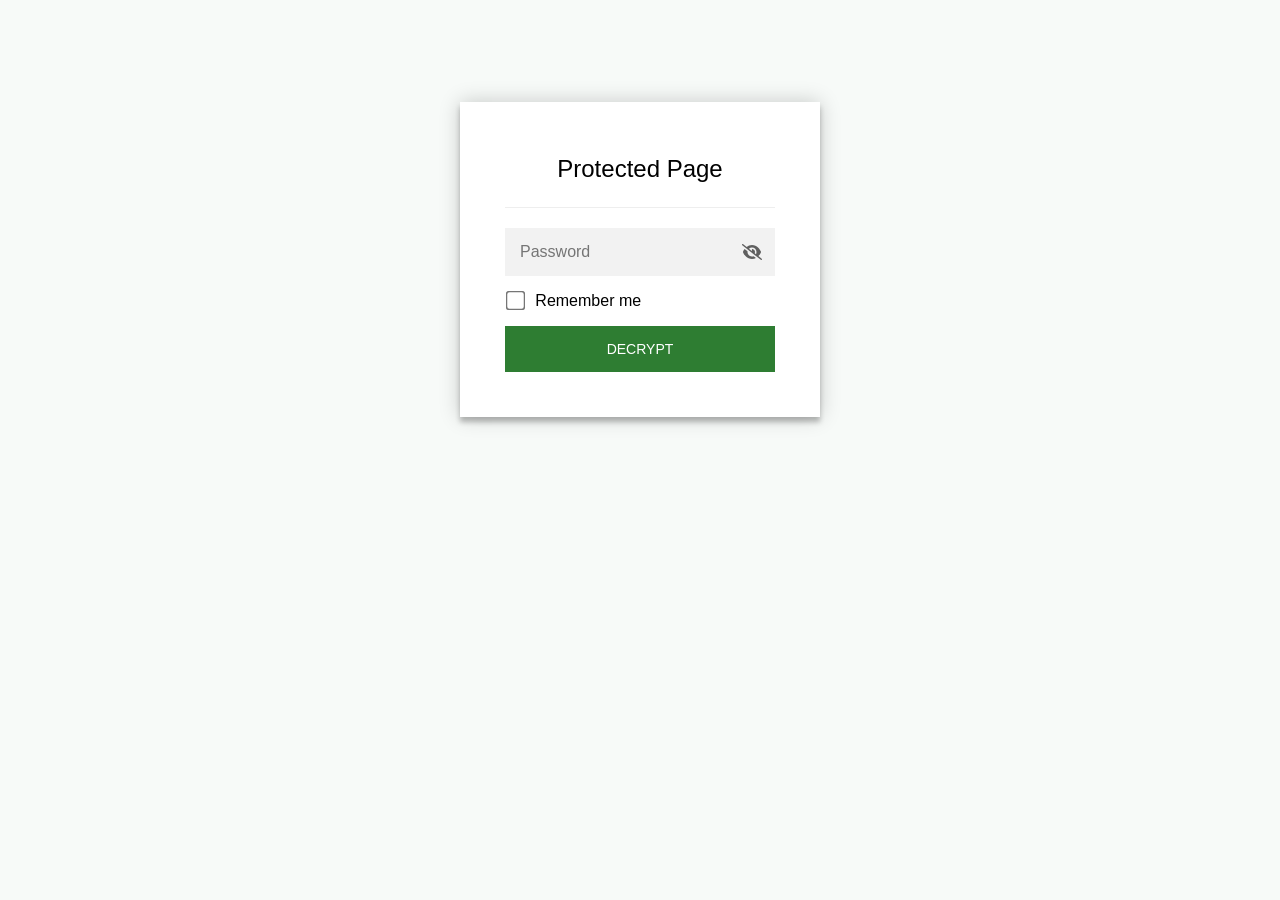
<file: index.html>
<!DOCTYPE html>
<html class="staticrypt-html">
    <head>
        <meta charset="utf-8" />
        <title>Protected Page</title>
        <meta name="viewport" content="width=device-width, initial-scale=1" />

        <!-- do not cache this page -->
        <meta http-equiv="cache-control" content="max-age=0" />
        <meta http-equiv="cache-control" content="no-cache" />
        <meta http-equiv="expires" content="0" />
        <meta http-equiv="expires" content="Tue, 01 Jan 1980 1:00:00 GMT" />
        <meta http-equiv="pragma" content="no-cache" />

        <style>
            .staticrypt-hr {
                margin-top: 20px;
                margin-bottom: 20px;
                border: 0;
                border-top: 1px solid #eee;
            }

            .staticrypt-page {
                width: 360px;
                padding: 8% 0 0;
                margin: auto;
                box-sizing: border-box;
            }

            .staticrypt-form {
                position: relative;
                z-index: 1;
                background: #ffffff;
                max-width: 360px;
                margin: 0 auto 100px;
                padding: 45px;
                text-align: center;
                box-shadow: 0 0 20px 0 rgba(0, 0, 0, 0.2), 0 5px 5px 0 rgba(0, 0, 0, 0.24);
            }

            .staticrypt-form input[type="password"],
            input[type="text"] {
                background: inherit;
                border: 0;
                box-sizing: border-box; /* This ensures padding is included in the total width */
                font-size: 14px;
                outline: 0;
                padding: 15px 30px 15px 15px; /* Adjust the padding to ensure there is space for the icon */
                width: 100%;
            }

            .staticrypt-password-container {
                position: relative;
                outline: 0;
                background: #f2f2f2;
                width: 100%;
                border: 0;
                margin: 0 0 15px;
                box-sizing: border-box;
            }

            .staticrypt-toggle-password-visibility {
                cursor: pointer;
                height: 20px;
                opacity: 60%;
                padding: 13px;
                position: absolute;
                right: 0;
                top: 50%;
                transform: translateY(-50%);
                width: 20px;
            }

            .staticrypt-form .staticrypt-decrypt-button {
                text-transform: uppercase;
                outline: 0;
                background: #2e7d32;
                width: 100%;
                border: 0;
                padding: 15px;
                color: #ffffff;
                font-size: 14px;
                cursor: pointer;
            }

            .staticrypt-form .staticrypt-decrypt-button:hover,
            .staticrypt-form .staticrypt-decrypt-button:active,
            .staticrypt-form .staticrypt-decrypt-button:focus {
                background: #2e7d32;
                filter: brightness(92%);
            }

            .staticrypt-html {
                height: 100%;
            }

            .staticrypt-body {
                height: 100%;
                margin: 0;
            }

            .staticrypt-content {
                height: 100%;
                margin-bottom: 1em;
                background: #f7faf8;
                font-family: "Arial", sans-serif;
                -webkit-font-smoothing: antialiased;
                -moz-osx-font-smoothing: grayscale;
            }

            .staticrypt-instructions {
                margin-top: -1em;
                margin-bottom: 1em;
            }

            .staticrypt-title {
                font-size: 1.5em;
            }

            label.staticrypt-remember {
                display: flex;
                align-items: center;
                margin-bottom: 1em;
            }

            .staticrypt-remember input[type="checkbox"] {
                transform: scale(1.5);
                margin-right: 1em;
            }

            .hidden {
                display: none !important;
            }

            .staticrypt-spinner-container {
                height: 100%;
                display: flex;
                align-items: center;
                justify-content: center;
            }

            .staticrypt-spinner {
                display: inline-block;
                width: 2rem;
                height: 2rem;
                vertical-align: text-bottom;
                border: 0.25em solid gray;
                border-right-color: transparent;
                border-radius: 50%;
                -webkit-animation: spinner-border 0.75s linear infinite;
                animation: spinner-border 0.75s linear infinite;
                animation-duration: 0.75s;
                animation-timing-function: linear;
                animation-delay: 0s;
                animation-iteration-count: infinite;
                animation-direction: normal;
                animation-fill-mode: none;
                animation-play-state: running;
                animation-name: spinner-border;
            }

            @keyframes spinner-border {
                100% {
                    transform: rotate(360deg);
                }
            }

            @media screen and (-webkit-min-device-pixel-ratio: 0) {
                .staticrypt-form input[type="password"],
                input[type="text"] {
                    font-size: 16px;
                }
            }
        </style>
    </head>

    <body class="staticrypt-body">
        <div id="staticrypt_loading" class="staticrypt-spinner-container">
            <div class="staticrypt-spinner"></div>
        </div>

        <div id="staticrypt_content" class="staticrypt-content hidden">
            <div class="staticrypt-page">
                <div class="staticrypt-form">
                    <div class="staticrypt-instructions">
                        <p class="staticrypt-title">Protected Page</p>
                        <p></p>
                    </div>

                    <hr class="staticrypt-hr" />

                    <form id="staticrypt-form" action="#" method="post">
                        <div class="staticrypt-password-container">
                            <input
                                id="staticrypt-password"
                                type="password"
                                name="password"
                                placeholder="Password"
                                autofocus
                            />

                            <img
                                class="staticrypt-toggle-password-visibility"
                                alt="template_toggle_show"
                                title="template_toggle_show"
                                src="[data-uri]"
                            />
                        </div>

                        <label id="staticrypt-remember-label" class="staticrypt-remember hidden">
                            <input id="staticrypt-remember" type="checkbox" name="remember" />
                            Remember me
                        </label>

                        <input type="submit" class="staticrypt-decrypt-button" value="DECRYPT" />
                    </form>
                </div>
            </div>
        </div>

        <script>
            // these variables will be filled when generating the file - the template format is 'variable_name'
            const staticryptInitiator = 
            ((function(){
  const exports = {};
  const cryptoEngine = ((function(){
  const exports = {};
  const { subtle } = crypto;

const IV_BITS = 16 * 8;
const HEX_BITS = 4;
const ENCRYPTION_ALGO = "AES-CBC";

/**
 * Translates between utf8 encoded hexadecimal strings
 * and Uint8Array bytes.
 */
const HexEncoder = {
    /**
     * hex string -> bytes
     * @param {string} hexString
     * @returns {Uint8Array}
     */
    parse: function (hexString) {
        if (hexString.length % 2 !== 0) throw "Invalid hexString";
        const arrayBuffer = new Uint8Array(hexString.length / 2);

        for (let i = 0; i < hexString.length; i += 2) {
            const byteValue = parseInt(hexString.substring(i, i + 2), 16);
            if (isNaN(byteValue)) {
                throw "Invalid hexString";
            }
            arrayBuffer[i / 2] = byteValue;
        }
        return arrayBuffer;
    },

    /**
     * bytes -> hex string
     * @param {Uint8Array} bytes
     * @returns {string}
     */
    stringify: function (bytes) {
        const hexBytes = [];

        for (let i = 0; i < bytes.length; ++i) {
            let byteString = bytes[i].toString(16);
            if (byteString.length < 2) {
                byteString = "0" + byteString;
            }
            hexBytes.push(byteString);
        }
        return hexBytes.join("");
    },
};

/**
 * Translates between utf8 strings and Uint8Array bytes.
 */
const UTF8Encoder = {
    parse: function (str) {
        return new TextEncoder().encode(str);
    },

    stringify: function (bytes) {
        return new TextDecoder().decode(bytes);
    },
};

/**
 * Salt and encrypt a msg with a password.
 */
async function encrypt(msg, hashedPassword) {
    // Must be 16 bytes, unpredictable, and preferably cryptographically random. However, it need not be secret.
    // https://developer.mozilla.org/en-US/docs/Web/API/SubtleCrypto/encrypt#parameters
    const iv = crypto.getRandomValues(new Uint8Array(IV_BITS / 8));

    const key = await subtle.importKey("raw", HexEncoder.parse(hashedPassword), ENCRYPTION_ALGO, false, ["encrypt"]);

    const encrypted = await subtle.encrypt(
        {
            name: ENCRYPTION_ALGO,
            iv: iv,
        },
        key,
        UTF8Encoder.parse(msg)
    );

    // iv will be 32 hex characters, we prepend it to the ciphertext for use in decryption
    return HexEncoder.stringify(iv) + HexEncoder.stringify(new Uint8Array(encrypted));
}
exports.encrypt = encrypt;

/**
 * Decrypt a salted msg using a password.
 *
 * @param {string} encryptedMsg
 * @param {string} hashedPassword
 * @returns {Promise<string>}
 */
async function decrypt(encryptedMsg, hashedPassword) {
    const ivLength = IV_BITS / HEX_BITS;
    const iv = HexEncoder.parse(encryptedMsg.substring(0, ivLength));
    const encrypted = encryptedMsg.substring(ivLength);

    const key = await subtle.importKey("raw", HexEncoder.parse(hashedPassword), ENCRYPTION_ALGO, false, ["decrypt"]);

    const outBuffer = await subtle.decrypt(
        {
            name: ENCRYPTION_ALGO,
            iv: iv,
        },
        key,
        HexEncoder.parse(encrypted)
    );

    return UTF8Encoder.stringify(new Uint8Array(outBuffer));
}
exports.decrypt = decrypt;

/**
 * Salt and hash the password so it can be stored in localStorage without opening a password reuse vulnerability.
 *
 * @param {string} password
 * @param {string} salt
 * @returns {Promise<string>}
 */
async function hashPassword(password, salt) {
    // we hash the password in multiple steps, each adding more iterations. This is because we used to allow less
    // iterations, so for backward compatibility reasons, we need to support going from that to more iterations.
    let hashedPassword = await hashLegacyRound(password, salt);

    hashedPassword = await hashSecondRound(hashedPassword, salt);

    return hashThirdRound(hashedPassword, salt);
}
exports.hashPassword = hashPassword;

/**
 * This hashes the password with 1k iterations. This is a low number, we need this function to support backwards
 * compatibility.
 *
 * @param {string} password
 * @param {string} salt
 * @returns {Promise<string>}
 */
function hashLegacyRound(password, salt) {
    return pbkdf2(password, salt, 1000, "SHA-1");
}
exports.hashLegacyRound = hashLegacyRound;

/**
 * Add a second round of iterations. This is because we used to use 1k, so for backwards compatibility with
 * remember-me/autodecrypt links, we need to support going from that to more iterations.
 *
 * @param hashedPassword
 * @param salt
 * @returns {Promise<string>}
 */
function hashSecondRound(hashedPassword, salt) {
    return pbkdf2(hashedPassword, salt, 14000, "SHA-256");
}
exports.hashSecondRound = hashSecondRound;

/**
 * Add a third round of iterations to bring total number to 600k. This is because we used to use 1k, then 15k, so for
 * backwards compatibility with remember-me/autodecrypt links, we need to support going from that to more iterations.
 *
 * @param hashedPassword
 * @param salt
 * @returns {Promise<string>}
 */
function hashThirdRound(hashedPassword, salt) {
    return pbkdf2(hashedPassword, salt, 585000, "SHA-256");
}
exports.hashThirdRound = hashThirdRound;

/**
 * Salt and hash the password so it can be stored in localStorage without opening a password reuse vulnerability.
 *
 * @param {string} password
 * @param {string} salt
 * @param {int} iterations
 * @param {string} hashAlgorithm
 * @returns {Promise<string>}
 */
async function pbkdf2(password, salt, iterations, hashAlgorithm) {
    const key = await subtle.importKey("raw", UTF8Encoder.parse(password), "PBKDF2", false, ["deriveBits"]);

    const keyBytes = await subtle.deriveBits(
        {
            name: "PBKDF2",
            hash: hashAlgorithm,
            iterations,
            salt: UTF8Encoder.parse(salt),
        },
        key,
        256
    );

    return HexEncoder.stringify(new Uint8Array(keyBytes));
}

function generateRandomSalt() {
    const bytes = crypto.getRandomValues(new Uint8Array(128 / 8));

    return HexEncoder.stringify(new Uint8Array(bytes));
}
exports.generateRandomSalt = generateRandomSalt;

async function signMessage(hashedPassword, message) {
    const key = await subtle.importKey(
        "raw",
        HexEncoder.parse(hashedPassword),
        {
            name: "HMAC",
            hash: "SHA-256",
        },
        false,
        ["sign"]
    );
    const signature = await subtle.sign("HMAC", key, UTF8Encoder.parse(message));

    return HexEncoder.stringify(new Uint8Array(signature));
}
exports.signMessage = signMessage;

function getRandomAlphanum() {
    const possibleCharacters = "abcdefghijklmnopqrstuvwxyzABCDEFGHIJKLMNOPQRSTUVWXYZ0123456789";

    let byteArray;
    let parsedInt;

    // Keep generating new random bytes until we get a value that falls
    // within a range that can be evenly divided by possibleCharacters.length
    do {
        byteArray = crypto.getRandomValues(new Uint8Array(1));
        // extract the lowest byte to get an int from 0 to 255 (probably unnecessary, since we're only generating 1 byte)
        parsedInt = byteArray[0] & 0xff;
    } while (parsedInt >= 256 - (256 % possibleCharacters.length));

    // Take the modulo of the parsed integer to get a random number between 0 and totalLength - 1
    const randomIndex = parsedInt % possibleCharacters.length;

    return possibleCharacters[randomIndex];
}

/**
 * Generate a random string of a given length.
 *
 * @param {int} length
 * @returns {string}
 */
function generateRandomString(length) {
    let randomString = "";

    for (let i = 0; i < length; i++) {
        randomString += getRandomAlphanum();
    }

    return randomString;
}
exports.generateRandomString = generateRandomString;

  return exports;
})());
const codec = ((function(){
  const exports = {};
  /**
 * Initialize the codec with the provided cryptoEngine - this return functions to encode and decode messages.
 *
 * @param cryptoEngine - the engine to use for encryption / decryption
 */
function init(cryptoEngine) {
    const exports = {};

    /**
     * Top-level function for encoding a message.
     * Includes password hashing, encryption, and signing.
     *
     * @param {string} msg
     * @param {string} password
     * @param {string} salt
     *
     * @returns {string} The encoded text
     */
    async function encode(msg, password, salt) {
        const hashedPassword = await cryptoEngine.hashPassword(password, salt);

        const encrypted = await cryptoEngine.encrypt(msg, hashedPassword);

        // we use the hashed password in the HMAC because this is effectively what will be used a password (so we can store
        // it in localStorage safely, we don't use the clear text password)
        const hmac = await cryptoEngine.signMessage(hashedPassword, encrypted);

        return hmac + encrypted;
    }
    exports.encode = encode;

    /**
     * Encode using a password that has already been hashed. This is useful to encode multiple messages in a row, that way
     * we don't need to hash the password multiple times.
     *
     * @param {string} msg
     * @param {string} hashedPassword
     *
     * @returns {string} The encoded text
     */
    async function encodeWithHashedPassword(msg, hashedPassword) {
        const encrypted = await cryptoEngine.encrypt(msg, hashedPassword);

        // we use the hashed password in the HMAC because this is effectively what will be used a password (so we can store
        // it in localStorage safely, we don't use the clear text password)
        const hmac = await cryptoEngine.signMessage(hashedPassword, encrypted);

        return hmac + encrypted;
    }
    exports.encodeWithHashedPassword = encodeWithHashedPassword;

    /**
     * Top-level function for decoding a message.
     * Includes signature check and decryption.
     *
     * @param {string} signedMsg
     * @param {string} hashedPassword
     * @param {string} salt
     * @param {int} backwardCompatibleAttempt
     * @param {string} originalPassword
     *
     * @returns {Object} {success: true, decoded: string} | {success: false, message: string}
     */
    async function decode(signedMsg, hashedPassword, salt, backwardCompatibleAttempt = 0, originalPassword = "") {
        const encryptedHMAC = signedMsg.substring(0, 64);
        const encryptedMsg = signedMsg.substring(64);
        const decryptedHMAC = await cryptoEngine.signMessage(hashedPassword, encryptedMsg);

        if (decryptedHMAC !== encryptedHMAC) {
            // we have been raising the number of iterations in the hashing algorithm multiple times, so to support the old
            // remember-me/autodecrypt links we need to try bringing the old hashes up to speed.
            originalPassword = originalPassword || hashedPassword;
            if (backwardCompatibleAttempt === 0) {
                const updatedHashedPassword = await cryptoEngine.hashThirdRound(originalPassword, salt);

                return decode(signedMsg, updatedHashedPassword, salt, backwardCompatibleAttempt + 1, originalPassword);
            }
            if (backwardCompatibleAttempt === 1) {
                let updatedHashedPassword = await cryptoEngine.hashSecondRound(originalPassword, salt);
                updatedHashedPassword = await cryptoEngine.hashThirdRound(updatedHashedPassword, salt);

                return decode(signedMsg, updatedHashedPassword, salt, backwardCompatibleAttempt + 1, originalPassword);
            }

            return { success: false, message: "Signature mismatch" };
        }

        return {
            success: true,
            decoded: await cryptoEngine.decrypt(encryptedMsg, hashedPassword),
        };
    }
    exports.decode = decode;

    return exports;
}
exports.init = init;

  return exports;
})());
const decode = codec.init(cryptoEngine).decode;

/**
 * Initialize the staticrypt module, that exposes functions callbable by the password_template.
 *
 * @param {{
 *  staticryptEncryptedMsgUniqueVariableName: string,
 *  isRememberEnabled: boolean,
 *  rememberDurationInDays: number,
 *  staticryptSaltUniqueVariableName: string,
 * }} staticryptConfig - object of data that is stored on the password_template at encryption time.
 *
 * @param {{
 *  rememberExpirationKey: string,
 *  rememberPassphraseKey: string,
 *  replaceHtmlCallback: function,
 *  clearLocalStorageCallback: function,
 * }} templateConfig - object of data that can be configured by a custom password_template.
 */
function init(staticryptConfig, templateConfig) {
    const exports = {};

    /**
     * Decrypt our encrypted page, replace the whole HTML.
     *
     * @param {string} hashedPassword
     * @returns {Promise<boolean>}
     */
    async function decryptAndReplaceHtml(hashedPassword) {
        const { staticryptEncryptedMsgUniqueVariableName, staticryptSaltUniqueVariableName } = staticryptConfig;
        const { replaceHtmlCallback } = templateConfig;

        const result = await decode(
            staticryptEncryptedMsgUniqueVariableName,
            hashedPassword,
            staticryptSaltUniqueVariableName
        );
        if (!result.success) {
            return false;
        }
        const plainHTML = result.decoded;

        // if the user configured a callback call it, otherwise just replace the whole HTML
        if (typeof replaceHtmlCallback === "function") {
            replaceHtmlCallback(plainHTML);
        } else {
            document.write(plainHTML);
            document.close();
        }

        return true;
    }

    /**
     * Attempt to decrypt the page and replace the whole HTML.
     *
     * @param {string} password
     * @param {boolean} isRememberChecked
     *
     * @returns {Promise<{isSuccessful: boolean, hashedPassword?: string}>} - we return an object, so that if we want to
     *   expose more information in the future we can do it without breaking the password_template
     */
    async function handleDecryptionOfPage(password, isRememberChecked) {
        const { staticryptSaltUniqueVariableName } = staticryptConfig;

        // decrypt and replace the whole page
        const hashedPassword = await cryptoEngine.hashPassword(password, staticryptSaltUniqueVariableName);
        return handleDecryptionOfPageFromHash(hashedPassword, isRememberChecked);
    }
    exports.handleDecryptionOfPage = handleDecryptionOfPage;

    async function handleDecryptionOfPageFromHash(hashedPassword, isRememberChecked) {
        const { isRememberEnabled, rememberDurationInDays } = staticryptConfig;
        const { rememberExpirationKey, rememberPassphraseKey } = templateConfig;

        const isDecryptionSuccessful = await decryptAndReplaceHtml(hashedPassword);

        if (!isDecryptionSuccessful) {
            return {
                isSuccessful: false,
                hashedPassword,
            };
        }

        // remember the hashedPassword and set its expiration if necessary
        if (isRememberEnabled && isRememberChecked) {
            window.localStorage.setItem(rememberPassphraseKey, hashedPassword);

            // set the expiration if the duration isn't 0 (meaning no expiration)
            if (rememberDurationInDays > 0) {
                window.localStorage.setItem(
                    rememberExpirationKey,
                    (new Date().getTime() + rememberDurationInDays * 24 * 60 * 60 * 1000).toString()
                );
            }
        }

        return {
            isSuccessful: true,
            hashedPassword,
        };
    }
    exports.handleDecryptionOfPageFromHash = handleDecryptionOfPageFromHash;

    /**
     * Clear localstorage from staticrypt related values
     */
    function clearLocalStorage() {
        const { clearLocalStorageCallback, rememberExpirationKey, rememberPassphraseKey } = templateConfig;

        if (typeof clearLocalStorageCallback === "function") {
            clearLocalStorageCallback();
        } else {
            localStorage.removeItem(rememberPassphraseKey);
            localStorage.removeItem(rememberExpirationKey);
        }
    }

    async function handleDecryptOnLoad() {
        let isSuccessful = await decryptOnLoadFromUrl();

        if (!isSuccessful) {
            isSuccessful = await decryptOnLoadFromRememberMe();
        }

        return { isSuccessful };
    }
    exports.handleDecryptOnLoad = handleDecryptOnLoad;

    /**
     * Clear storage if we are logging out
     *
     * @returns {boolean} - whether we logged out
     */
    function logoutIfNeeded() {
        const logoutKey = "staticrypt_logout";

        // handle logout through query param
        const queryParams = new URLSearchParams(window.location.search);
        if (queryParams.has(logoutKey)) {
            clearLocalStorage();
            return true;
        }

        // handle logout through URL fragment
        const hash = window.location.hash.substring(1);
        if (hash.includes(logoutKey)) {
            clearLocalStorage();
            return true;
        }

        return false;
    }

    /**
     * To be called on load: check if we want to try to decrypt and replace the HTML with the decrypted content, and
     * try to do it if needed.
     *
     * @returns {Promise<boolean>} true if we derypted and replaced the whole page, false otherwise
     */
    async function decryptOnLoadFromRememberMe() {
        const { rememberDurationInDays } = staticryptConfig;
        const { rememberExpirationKey, rememberPassphraseKey } = templateConfig;

        // if we are login out, terminate
        if (logoutIfNeeded()) {
            return false;
        }

        // if there is expiration configured, check if we're not beyond the expiration
        if (rememberDurationInDays && rememberDurationInDays > 0) {
            const expiration = localStorage.getItem(rememberExpirationKey),
                isExpired = expiration && new Date().getTime() > parseInt(expiration);

            if (isExpired) {
                clearLocalStorage();
                return false;
            }
        }

        const hashedPassword = localStorage.getItem(rememberPassphraseKey);

        if (hashedPassword) {
            // try to decrypt
            const isDecryptionSuccessful = await decryptAndReplaceHtml(hashedPassword);

            // if the decryption is unsuccessful the password might be wrong - silently clear the saved data and let
            // the user fill the password form again
            if (!isDecryptionSuccessful) {
                clearLocalStorage();
                return false;
            }

            return true;
        }

        return false;
    }

    async function decryptOnLoadFromUrl() {
        const passwordKey = "staticrypt_pwd";
        const rememberMeKey = "remember_me";

        // try to get the password from the query param (for backward compatibility - we now want to avoid this method,
        // since it sends the hashed password to the server which isn't needed)
        const queryParams = new URLSearchParams(window.location.search);
        const hashedPasswordQuery = queryParams.get(passwordKey);
        const rememberMeQuery = queryParams.get(rememberMeKey);

        const urlFragment = window.location.hash.substring(1);
        // get the password from the url fragment
        const hashedPasswordRegexMatch = urlFragment.match(new RegExp(passwordKey + "=([^&]*)"));
        const hashedPasswordFragment = hashedPasswordRegexMatch ? hashedPasswordRegexMatch[1] : null;
        const rememberMeFragment = urlFragment.includes(rememberMeKey);

        const hashedPassword = hashedPasswordFragment || hashedPasswordQuery;
        const rememberMe = rememberMeFragment || rememberMeQuery;

        if (hashedPassword) {
            return handleDecryptionOfPageFromHash(hashedPassword, rememberMe);
        }

        return false;
    }

    return exports;
}
exports.init = init;

  return exports;
})());
        ;
            const templateError = "template_error",
                templateToggleAltShow = "template_toggle_show",
                templateToggleAltHide = "template_toggle_hide",
                isRememberEnabled = true,
                staticryptConfig = {"staticryptEncryptedMsgUniqueVariableName":"[base64]","isRememberEnabled":true,"rememberDurationInDays":0,"staticryptSaltUniqueVariableName":"2cb1bc6ccfd8219d2c662bc95da4678a"};

            // you can edit these values to customize some of the behavior of StatiCrypt
            const templateConfig = {
                rememberExpirationKey: "staticrypt_expiration",
                rememberPassphraseKey: "staticrypt_passphrase",
                replaceHtmlCallback: null,
                clearLocalStorageCallback: null,
            };

            // init the staticrypt engine
            const staticrypt = staticryptInitiator.init(staticryptConfig, templateConfig);

            // try to automatically decrypt on load if there is a saved password
            window.onload = async function () {
                const { isSuccessful } = await staticrypt.handleDecryptOnLoad();

                // if we didn't decrypt anything on load, show the password prompt. Otherwise the content has already been
                // replaced, no need to do anything
                if (!isSuccessful) {
                    // hide loading screen
                    document.getElementById("staticrypt_loading").classList.add("hidden");
                    document.getElementById("staticrypt_content").classList.remove("hidden");
                    document.getElementById("staticrypt-password").focus();

                    // show the remember me checkbox
                    if (isRememberEnabled) {
                        document.getElementById("staticrypt-remember-label").classList.remove("hidden");
                    }
                }
            };

            // toggle password visibility
            const toggleIcon = document.querySelector(".staticrypt-toggle-password-visibility");
            // these two icons are coming from FontAwesome
            const imgSrcEyeClosed =
                "[data-uri]";
            const imgSrcEyeOpened =
                "[data-uri]";
            toggleIcon.addEventListener("click", function () {
                const passwordInput = document.getElementById("staticrypt-password");
                if (passwordInput.type === "password") {
                    passwordInput.type = "text";
                    toggleIcon.src = imgSrcEyeOpened;
                    toggleIcon.alt = templateToggleAltHide;
                    toggleIcon.title = templateToggleAltHide;
                } else {
                    passwordInput.type = "password";
                    toggleIcon.src = imgSrcEyeClosed;
                    toggleIcon.alt = templateToggleAltShow;
                    toggleIcon.title = templateToggleAltShow;
                }
            });

            // handle password form submission
            document.getElementById("staticrypt-form").addEventListener("submit", async function (e) {
                e.preventDefault();

                const password = document.getElementById("staticrypt-password").value,
                    isRememberChecked = document.getElementById("staticrypt-remember").checked;

                const { isSuccessful } = await staticrypt.handleDecryptionOfPage(password, isRememberChecked);

                if (!isSuccessful) {
                    alert(templateError);
                }
            });
        </script>
    </body>
</html>
</file>
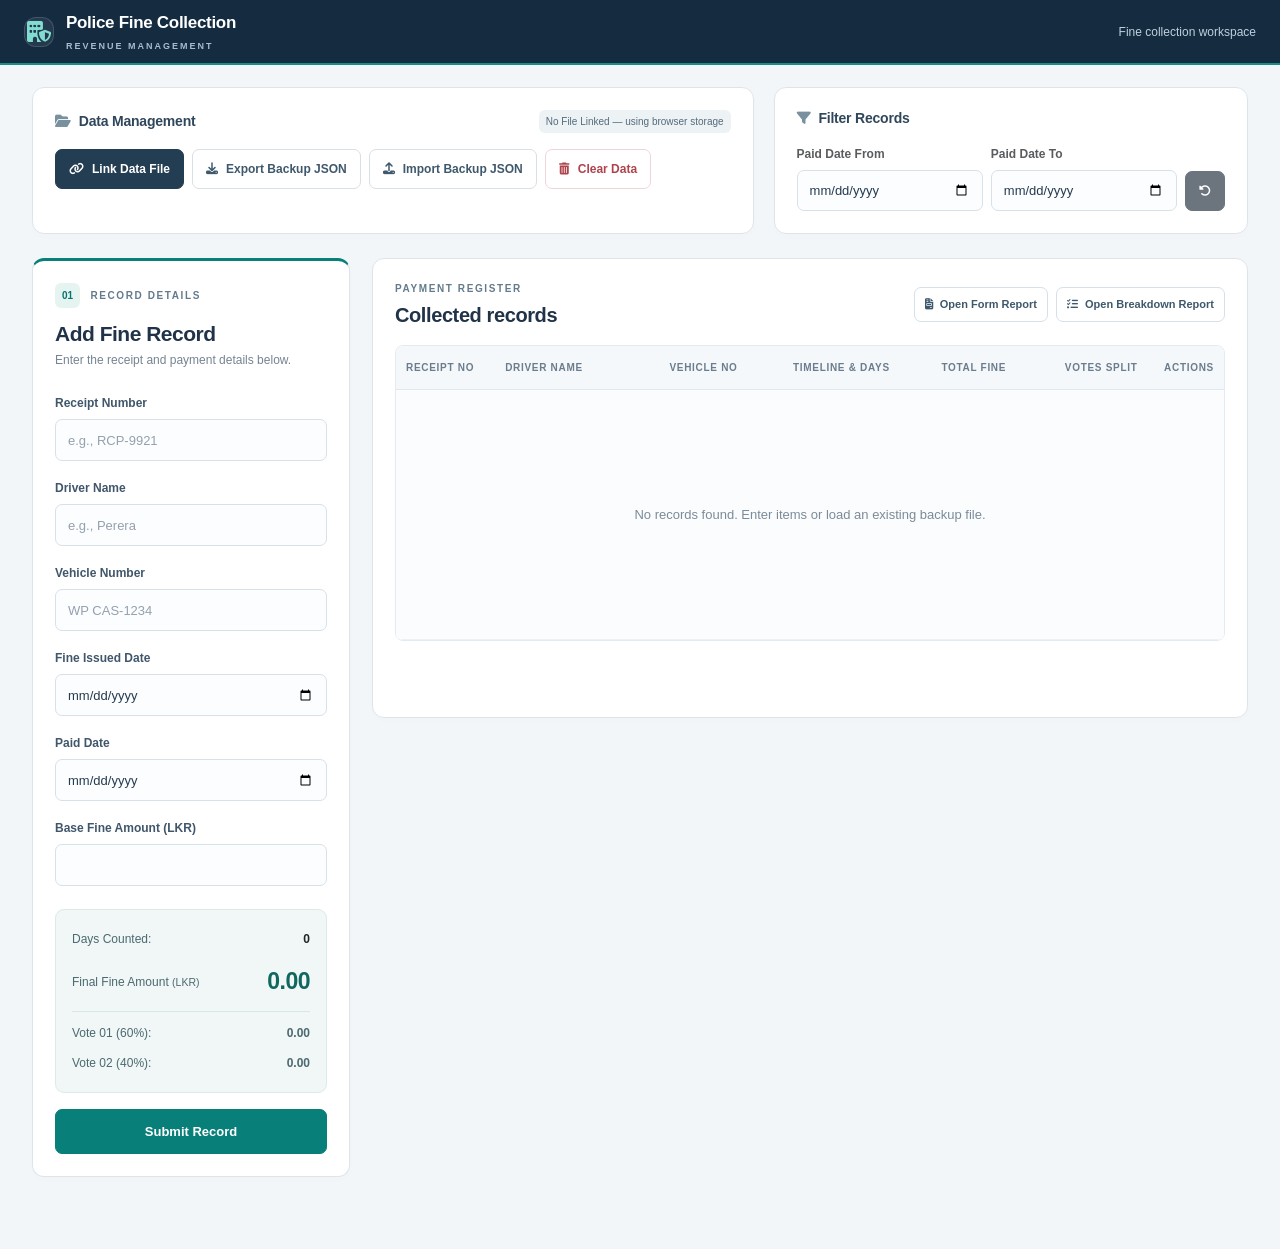
<file: fine/index.html>
<!DOCTYPE html>
<html lang="en">
<head>
    <meta charset="UTF-8">
    <meta name="viewport" content="width=device-width, initial-scale=1.0">
    <title>Police Fine Collection System</title>
    <!-- Bootstrap 5.3.3 CSS -->
    <link href="https://cdnjs.cloudflare.com/ajax/libs/bootstrap/5.3.3/css/bootstrap.min.css" rel="stylesheet">
    <!-- Font Awesome Icons -->
    <link href="https://cdnjs.cloudflare.com/ajax/libs/font-awesome/6.5.2/css/all.min.css" rel="stylesheet">
    <link rel="stylesheet" href="assets/styles.css">
</head>
<body>

<nav class="navbar navbar-dark bg-dark app-nav">
    <div class="container-fluid">
        <span class="navbar-brand mb-0"><span class="brand-mark"><i class="fa-solid fa-building-shield" aria-hidden="true"></i></span><span>Police Fine Collection<span class="brand-subtitle">REVENUE MANAGEMENT</span></span></span><span class="nav-label">Fine collection workspace</span>
    </div>
</nav>

<main class="container-fluid px-4 mb-5 app-shell">
    
    <!-- File Actions & Filter Row -->
    <div class="row mb-4 tools-grid">
        <div class="col-md-6 mb-3 mb-md-0 data-column">
            <div class="card p-3 data-card">
                <div class="d-flex justify-content-between align-items-center mb-3">
                    <h5 class="card-title text-muted mb-0"><i class="fa-solid fa-folder-open me-2"></i>Data Management</h5>
                    <div>
                        <span id="fileStatus" role="status" aria-live="polite" class="badge bg-secondary text-white border">Checking file link…</span>
                    </div>
                </div>
                <div class="d-flex gap-2 flex-wrap">
                    <button id="linkFileBtn" class="btn btn-dark" onclick="linkDataFile()"><i class="fa-solid fa-link me-2"></i>Link Data File</button>
                    <button id="reconnectBtn" class="btn btn-warning" style="display:none;" onclick="reconnectFile()"><i class="fa-solid fa-plug-circle-exclamation me-2"></i>Reconnect File</button>
                    <button class="btn btn-outline-secondary" onclick="saveToJsonFile()"><i class="fa-solid fa-download me-2"></i>Export Backup JSON</button>
                    <input type="file" id="importFile" accept=".json" style="display:none" onchange="loadFromJsonFile(event)">
                    <button class="btn btn-outline-secondary" onclick="document.getElementById('importFile').click()"><i class="fa-solid fa-upload me-2"></i>Import Backup JSON</button>
                    <button class="btn btn-outline-danger" onclick="clearAllData()"><i class="fa-solid fa-trash-can me-2"></i>Clear Data</button>
                </div>
            </div>
        </div>
        <div class="col-md-6">
            <div class="card p-3">
                <h5 class="card-title text-muted mb-3"><i class="fa-solid fa-filter me-2"></i>Filter Records</h5>
                <div class="row g-2">
                    <div class="col">
                        <label class="form-label small text-muted" for="filterFrom">Paid Date From</label>
                        <input type="date" id="filterFrom" class="form-control" onchange="renderTable()">
                    </div>
                    <div class="col">
                        <label class="form-label small text-muted" for="filterTo">Paid Date To</label>
                        <input type="date" id="filterTo" class="form-control" onchange="renderTable()">
                    </div>
                    <div class="col-auto d-flex align-items-end">
                        <button class="btn btn-secondary" onclick="clearFilter()" aria-label="Clear date filters"><i class="fa-solid fa-rotate-left"></i></button>
                    </div>
                </div>
            </div>
        </div>
    </div>

    <!-- Main Entry Form & Table Grid -->
    <div class="row workspace-grid">
        <!-- Input Form -->
        <div class="col-xl-3 col-lg-4 mb-4 entry-column">
            <div class="card p-3">
                <div class="section-kicker"><span class="step-mark">01</span> RECORD DETAILS</div><h4 id="formTitle" class="mb-3 text-primary">Add Fine Record</h4>
                <p class="entry-description">Enter the receipt and payment details below.</p><form id="fineForm" onsubmit="saveRecord(event)">
                    <input type="hidden" id="recordId">
                    
                    <div class="mb-3">
                        <label class="form-label fw-bold" for="receiptNumber">Receipt Number</label>
                        <input type="text" id="receiptNumber" class="form-control" placeholder="e.g., RCP-9921" required>
                    </div>
                    <div class="mb-3">
                        <label class="form-label fw-bold" for="driverName">Driver Name</label>
                        <input type="text" id="driverName" class="form-control" placeholder="e.g., Perera" required>
                    </div>
                    <div class="mb-3">
                        <label class="form-label fw-bold" for="vehicleNumber">Vehicle Number</label>
                        <input type="text" id="vehicleNumber" class="form-control" placeholder="WP CAS-1234" required>
                    </div>
                    <div class="mb-3">
                        <label class="form-label fw-bold" for="fineIssuedDate">Fine Issued Date</label>
                        <input type="date" id="fineIssuedDate" class="form-control" required onchange="calculateAmounts()">
                    </div>
                    <div class="mb-3">
                        <label class="form-label fw-bold" for="paidDate">Paid Date</label>
                        <input type="date" id="paidDate" class="form-control" required onchange="calculateAmounts()">
                    </div>
                    <div class="mb-3">
                        <label class="form-label fw-bold" for="baseFineAmount">Base Fine Amount (LKR)</label>
                        <input type="number" id="baseFineAmount" step="0.01" class="form-control" required oninput="calculateAmounts()">
                    </div>

                    <!-- Calculated Fields Readonly Visualization -->
                    <div class="bg-light p-3 rounded mb-3 border calculation-panel">
                        <div class="d-flex justify-content-between small mb-1">
                            <span>Days Counted:</span>
                            <span id="calcDays" class="fw-bold text-dark">0</span>
                        </div>
                        <div class="d-flex justify-content-between small mb-1">
                            <span>Final Fine Amount <small>(LKR)</small></span>
                            <span id="calcFineAmount" class="fw-bold text-dark">0.00</span>
                        </div>
                        <div class="d-flex justify-content-between small mb-1 text-success">
                            <span>Vote 01 (60%):</span>
                            <span id="calcVote1" class="fw-bold">0.00</span>
                        </div>
                        <div class="d-flex justify-content-between small text-info">
                            <span>Vote 02 (40%):</span>
                            <span id="calcVote2" class="fw-bold">0.00</span>
                        </div>
                    </div>

                    <div class="d-flex gap-2">
                        <button type="submit" class="btn btn-primary flex-grow-1" id="saveBtn">Submit Record</button>
                        <button type="button" class="btn btn-light border" onclick="resetForm()" id="cancelBtn" style="display:none;">Cancel</button>
                    </div>
                </form>
            </div>
        </div>

        <!-- Data Presentation List -->
        <div class="col-xl-9 col-lg-8 records-column">
            <div class="card p-3 mb-4 records-card">
                <div class="d-flex justify-content-between align-items-center mb-3">
                    <div><div class="section-kicker">PAYMENT REGISTER</div><h5 class="mb-0 text-muted">Collected records</h5></div>
                    <div class="d-flex gap-2">
                        <button class="btn btn-outline-dark btn-sm" data-bs-toggle="modal" data-bs-target="#reportModal" onclick="prepareReport()"><i class="fa-solid fa-file-invoice me-1"></i> Open Form Report</button>
                        <button class="btn btn-outline-primary btn-sm" data-bs-toggle="modal" data-bs-target="#breakdownModal" onclick="prepareBreakdownReport()"><i class="fa-solid fa-list-check me-1"></i> Open Breakdown Report</button>
                    </div>
                </div>
                <div class="table-responsive">
                    <table class="table table-hover table-striped align-middle border mb-0">
                        <thead>
                            <tr>
                                <th style="width: 12%;">Receipt No</th>
                                <th style="width: 20%;">Driver Name</th>
                                <th style="width: 15%;">Vehicle No</th>
                                <th style="width: 18%;">Timeline & Days</th>
                                <th style="width: 15%;">Total Fine</th>
                                <th style="width: 12%;">Votes Split</th>
                                <th style="width: 8%;" class="text-end">Actions</th>
                            </tr>
                        </thead>
                        <tbody id="recordsTableBody" class="bg-white">
                            <!-- Injected dynamically -->
                        </tbody>
                    </table>
                </div>
            </div>
        </div>
    </div>
</main>

<!-- Report Generation Modal 1: Original Form Report -->
<div class="modal fade" id="reportModal" aria-labelledby="reportTitle" tabindex="-1" aria-hidden="true">
    <div class="modal-dialog modal-xl">
        <div class="modal-content">
            <div class="modal-header no-print">
                <h5 id="reportTitle" class="modal-title">Quarterly 40% Fine Report View</h5>
                <button type="button" class="btn-close" data-bs-dismiss="modal" aria-label="Close"></button>
            </div>
            <div class="modal-body">
                <div class="row g-3 mb-4 no-print bg-light p-3 rounded border">
                    <div class="col-md-3">
                        <label class="form-label fw-bold" for="reportYear">Select Year</label>
                        <input type="number" id="reportYear" class="form-control" value="2026" onchange="generateReportStructure()">
                    </div>
                    <div class="col-md-3">
                        <label class="form-label fw-bold" for="reportQuarter">Select Quarter</label>
                        <select id="reportQuarter" class="form-control" onchange="generateReportStructure()">
                            <option value="1">1st Quarter (Jan - Mar)</option>
                            <option value="2">2nd Quarter (Apr - Jun)</option>
                            <option value="3" selected>3rd Quarter (Jul - Sep)</option>
                            <option value="4">4th Quarter (Oct - Dec)</option>
                        </select>
                    </div>
                    <div class="col-md-3">
                        <label class="form-label fw-bold" for="reportDSInput">Divisional Secretariat Name</label>
                        <input type="text" id="reportDSInput" class="form-control" value="ගාල්ල" placeholder="e.g., Galle / ගාල්ල" oninput="generateReportStructure()">
                    </div>
                    <div class="col-md-3 d-flex align-items-end">
                        <button class="btn btn-dark w-100" onclick="window.print()"><i class="fa-solid fa-print me-2"></i>Print Report Document</button>
                    </div>
                </div>

                <div id="printReportArea" class="p-4 text-dark bg-white">
                    <div class="text-center mb-4">
                        <h5 class="fw-bold mb-1" style="font-family: Arial, sans-serif;">පොලිස් ත්‍යාග අරමුදල සඳහා බැර කරන 40%ක රථ වාහන දඩ මුදල්</h5>
                        <div>වර්ෂය: <span id="lblYear" class="fw-bold">..........</span>  කාර්තුව: <span id="lblQuarter" class="fw-bold">..........</span></div>
                    </div>

                    <table class="table report-table w-100 mb-4">
                        <thead>
                            <tr class="text-center align-middle">
                                <th rowspan="2" style="width: 7%;">අනු අංකය</th>
                                <th rowspan="2" style="width: 25%;">ප්‍රාදේශීය ලේකම් කාර්යාලයේ නම<br></th>
                                <th colspan="2" id="thMonth1" style="width: 18%;">.......... මාසය</th>
                                <th colspan="2" id="thMonth2" style="width: 18%;">.......... මාසය</th>
                                <th colspan="2" id="thMonth3" style="width: 18%;">.......... මාසя</th>
                                <th colspan="2" style="width: 16%;">මුළු මුදල</th>
                            </tr>
                            <tr class="text-center">
                                <th>රු.</th><th>ශත</th>
                                <th>රු.</th><th>ශත</th>
                                <th>රු.</th><th>ශත</th>
                                <th>රු.</th><th>ශත</th>
                            </tr>
                        </thead>
                        <tbody id="reportRows">
                            <!-- Injected dynamically -->
                        </tbody>
                    </table>

                    <div class="mt-5 pt-3" style="font-size: 14px;">
                        <div>ඉහත දැක්වෙන මාස වලට අදාල රු. <span id="lblTotalText" style="border-bottom: 1px dotted #000; px-2">....................</span> වටිනාකමින් යුත් දිස්ත්‍රික් ලේකම්, ගාල්ල වෙත </div>
                        <div class="mt-2">බැර කරන අංක ........................................ හා ........................................ දිනැති චෙක්පත් මේ සමඟ ඔබ වෙත යොමු කරමි.</div>
                        <div class="text-end mt-5 fw-bold" style="margin-top: 80px !important;">ගණකාධිකාරී</div>
                    </div>
                </div>
            </div>
        </div>
    </div>
</div>

<!-- Report Generation Modal 2: Separate Receipts & Driver Breakdown Report -->
<div class="modal fade" id="breakdownModal" aria-labelledby="breakdownTitle" tabindex="-1" aria-hidden="true">
    <div class="modal-dialog modal-xl">
        <div class="modal-content">
            <div class="modal-header no-print">
                <h5 id="breakdownTitle" class="modal-title">Receipts & Drivers Breakdown Statement</h5>
                <button type="button" class="btn-close" data-bs-dismiss="modal" aria-label="Close"></button>
            </div>
            <div class="modal-body">
                <div class="row g-3 mb-4 no-print bg-light p-3 rounded border">
                    <div class="col-md-4">
                        <label class="form-label fw-bold" for="breakdownYear">Select Year</label>
                        <input type="number" id="breakdownYear" class="form-control" value="2026" onchange="generateBreakdownStructure()">
                    </div>
                    <div class="col-md-4">
                        <label class="form-label fw-bold" for="breakdownQuarter">Select Quarter</label>
                        <select id="breakdownQuarter" class="form-control" onchange="generateBreakdownStructure()">
                            <option value="1">1st Quarter (Jan - Mar)</option>
                            <option value="2">2nd Quarter (Apr - Jun)</option>
                            <option value="3" selected>3rd Quarter (Jul - Sep)</option>
                            <option value="4">4th Quarter (Oct - Dec)</option>
                        </select>
                    </div>
                    <div class="col-md-4 d-flex align-items-end">
                        <button class="btn btn-dark w-100" onclick="window.print()"><i class="fa-solid fa-print me-2"></i>Print Breakdown Report</button>
                    </div>
                </div>

                <div id="printBreakdownArea" class="p-4 text-dark bg-white">
                    <div class="text-center mb-4">
                        <h5 class="fw-bold mb-1"></h5>
                        <div>වර්ෂය: <span id="lblBYear" class="fw-bold">..........</span> | කාර්තුව: <span id="lblBQuarter" class="fw-bold">..........</span></div>
                    </div>

                    <table class="table report-table w-100 mb-4">
                        <thead>
                            <tr class="text-center bg-light">
                                <th style="width: 8%;">අනු අංකය</th>
                                <th style="width: 22%;">ලදුපත් අංකය </th>
                                <th style="width: 25%;">රියදුරු නම </th>
                                <th style="width: 25%;">ගෙවූ දිනය </th>
                                <th style="width: 20%;">දඩ මුදල 40% </th>
                            </tr>
                        </thead>
                        <tbody id="breakdownRows">
                            <!-- Injected dynamically -->
                        </tbody>
                    </table>

                    <div class="d-flex justify-content-between mt-4 p-2 bg-light border fw-bold">
                        <span>Grand Total (Vote 2):</span>
                        <span id="lblBreakdownGrandTotal">LKR 0.00</span>
                    </div>
                </div>
            </div>
        </div>
    </div>
</div>

<!-- Bootstrap 5.3.3 JS Bundle -->
<script src="https://cdnjs.cloudflare.com/ajax/libs/bootstrap/5.3.3/js/bootstrap.bundle.min.js"></script>

<script src="assets/app.js"></script>
</body>
</html>
</file>
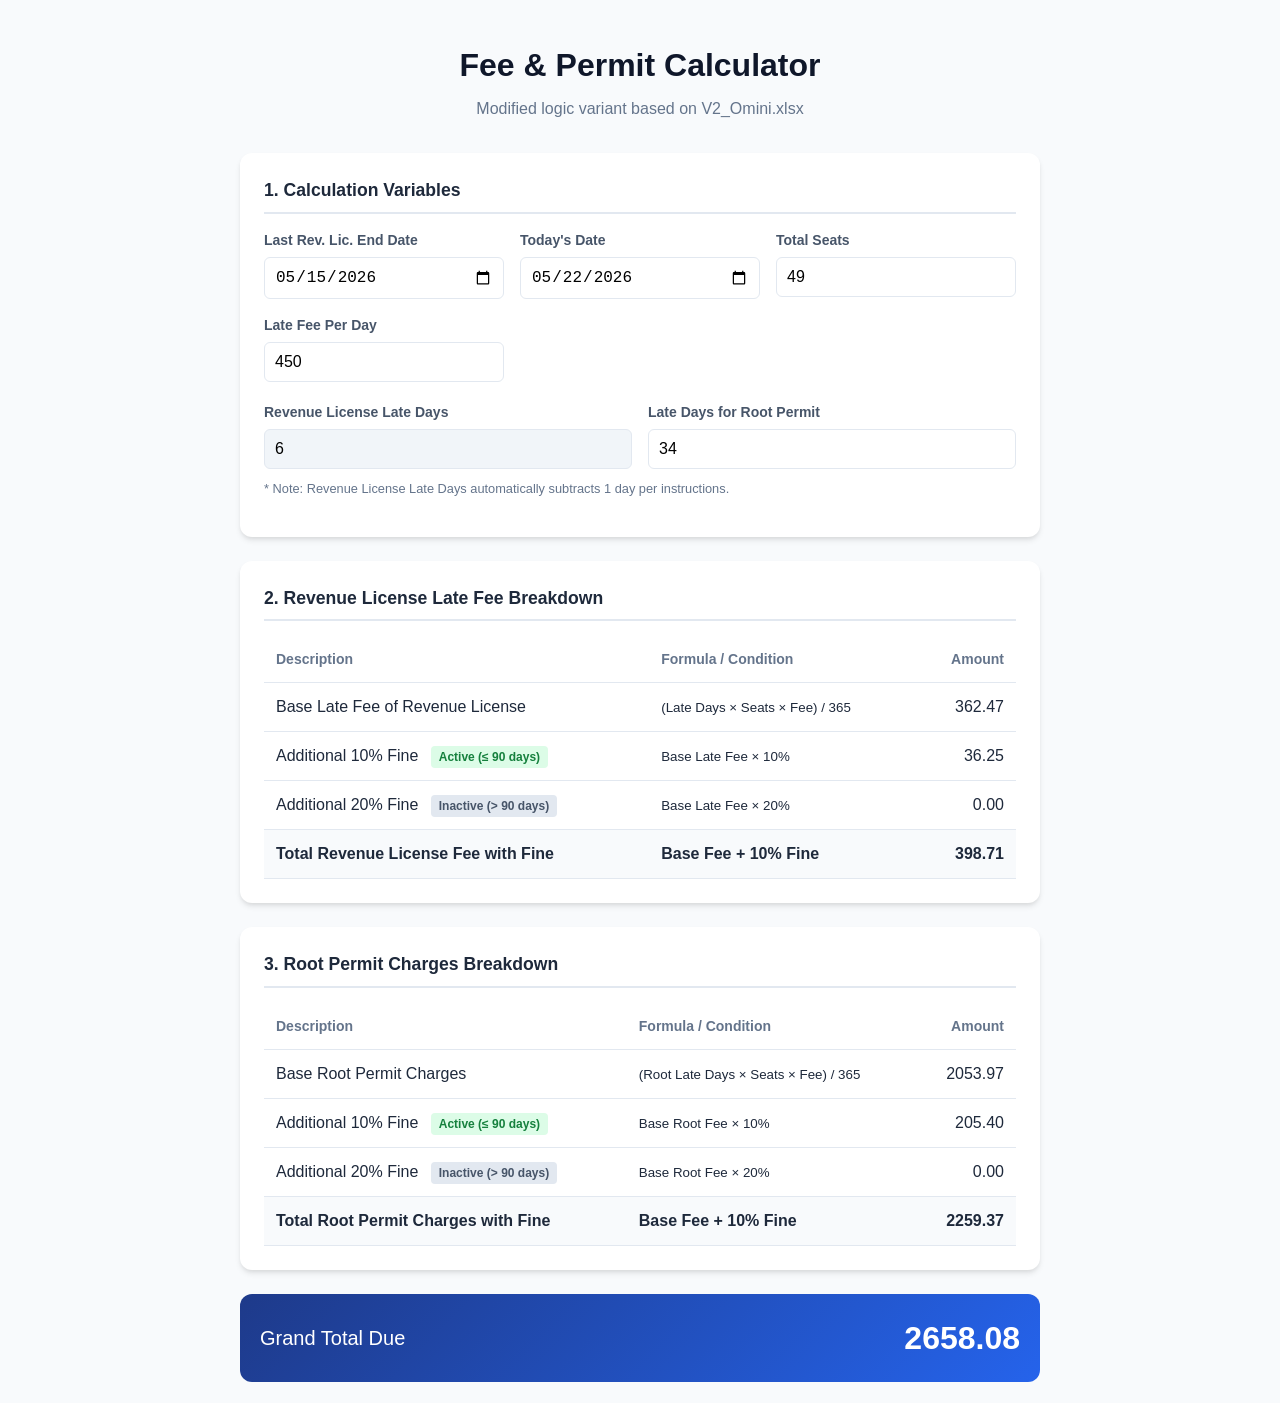
<file: omni/index.html>
<!DOCTYPE html>
<html lang="en">
<head>
    <meta charset="UTF-8">
    <meta name="viewport" content="width=device-width, initial-scale=1.0">
    <title>Revenue License & Root Permit Fee Calculator</title>
    <style>
        :root {
            --primary-color: #2563eb;
            --background-color: #f8fafc;
            --card-background: #ffffff;
            --text-color: #1e293b;
            --border-color: #e2e8f0;
        }

        body {
            font-family: -apple-system, BlinkMacSystemFont, "Segoe UI", Roboto, Helvetica, Arial, sans-serif;
            background-color: var(--background-color);
            color: var(--text-color);
            line-height: 1.5;
            margin: 0;
            padding: 20px;
        }

        .container {
            max-width: 800px;
            margin: 0 auto;
        }

        header {
            text-align: center;
            margin-bottom: 2rem;
        }

        h1 {
            color: #0f172a;
            margin-bottom: 0.5rem;
        }

        .card {
            background: var(--card-background);
            border-radius: 12px;
            box-shadow: 0 4px 6px -1px rgba(0, 0, 0, 0.1), 0 2px 4px -1px rgba(0, 0, 0, 0.06);
            padding: 24px;
            margin-bottom: 24px;
        }

        .grid {
            display: grid;
            grid-template-columns: repeat(auto-fit, minmax(220px, 1fr));
            gap: 16px;
            margin-bottom: 20px;
        }

        .form-group {
            display: flex;
            flex-direction: column;
        }

        label {
            font-size: 0.875rem;
            font-weight: 600;
            margin-bottom: 6px;
            color: #475569;
        }

        input {
            padding: 10px;
            border: 1px solid var(--border-color);
            border-radius: 6px;
            font-size: 1rem;
            outline: none;
            transition: border-color 0.2s;
        }

        input:focus {
            border-color: var(--primary-color);
            box-shadow: 0 0 0 3px rgba(37, 99, 235, 0.1);
        }

        input[readonly] {
            background-color: #f1f5f9;
            cursor: not-allowed;
        }

        .section-title {
            font-size: 1.1rem;
            font-weight: 700;
            margin-top: 0;
            margin-bottom: 16px;
            padding-bottom: 8px;
            border-bottom: 2px solid var(--border-color);
            color: #1e293b;
        }

        table {
            width: 100%;
            border-collapse: collapse;
            margin-top: 10px;
        }

        th, td {
            padding: 12px;
            text-align: left;
            border-bottom: 1px solid var(--border-color);
        }

        th {
            font-weight: 600;
            color: #64748b;
            font-size: 0.875rem;
        }

        .text-right {
            text-align: right;
        }

        .highlight-row {
            background-color: #f8fafc;
            font-weight: 600;
        }

        .grand-total-card {
            background: linear-gradient(135deg, #1e3a8a 0%, #2563eb 100%);
            color: white;
            padding: 20px;
            border-radius: 12px;
            display: flex;
            justify-content: space-between;
            align-items: center;
        }

        .grand-total-card h2 {
            margin: 0;
            font-size: 1.25rem;
            font-weight: 500;
        }

        .grand-total-amount {
            font-size: 2rem;
            font-weight: 800;
        }

        .badge {
            display: inline-block;
            padding: 2px 8px;
            border-radius: 4px;
            font-size: 0.75rem;
            font-weight: 700;
            background: #e2e8f0;
            color: #475569;
            margin-left: 8px;
        }

        .badge-active {
            background: #dcfce7;
            color: #15803d;
        }
        
        .info-note {
            font-size: 0.8rem;
            color: #64748b;
            margin-top: -10px;
            margin-bottom: 15px;
        }
    </style>
</head>
<body>

<div class="container">
    <header>
        <h1>Fee & Permit Calculator</h1>
        <p style="color: #64748b; margin: 0;">Modified logic variant based on V2_Omini.xlsx</p>
    </header>

    <!-- INPUTS -->
    <div class="card">
        <div class="section-title">1. Calculation Variables</div>
        <div class="grid">
            <div class="form-group">
                <label for="licenseEndDate">Last Rev. Lic. End Date</label>
                <input type="date" id="licenseEndDate" value="2026-05-15">
            </div>
            <div class="form-group">
                <label for="todayDate">Today's Date</label>
                <input type="date" id="todayDate" value="2026-05-22">
            </div>
            <div class="form-group">
                <label for="totalSeats">Total Seats</label>
                <input type="number" id="totalSeats" value="49" min="1">
            </div>
            <div class="form-group">
                <label for="feePerDay">Late Fee Per Day</label>
                <input type="number" id="feePerDay" value="450" min="0">
            </div>
        </div>
        <div class="grid">
            <div class="form-group">
                <label for="licenseLateDays">Revenue License Late Days</label>
                <input type="number" id="licenseLateDays" readonly>
            </div>
            <div class="form-group">
                <label for="rootLateDays">Late Days for Root Permit</label>
                <input type="number" id="rootLateDays" value="34" min="0">
            </div>
        </div>
        <div class="info-note">* Note: Revenue License Late Days automatically subtracts 1 day per instructions.</div>
    </div>

    <!-- REVENUE LICENSE BREAKDOWN -->
    <div class="card">
        <div class="section-title">2. Revenue License Late Fee Breakdown</div>
        <table>
            <thead>
                <tr>
                    <th>Description</th>
                    <th>Formula / Condition</th>
                    <th class="text-right">Amount</th>
                </tr>
            </thead>
            <tbody>
                <tr>
                    <td>Base Late Fee of Revenue License</td>
                    <td><small>(Late Days × Seats × Fee) / 365</small></td>
                    <td id="baseLicenseFee" class="text-right">0.00</td>
                </tr>
                <tr id="rowLic10">
                    <td>Additional 10% Fine <span id="badgeLic10" class="badge">Active (&le; 90 days)</span></td>
                    <td><small>Base Late Fee × 10%</small></td>
                    <td id="licFine10" class="text-right">0.00</td>
                </tr>
                <tr id="rowLic20">
                    <td>Additional 20% Fine <span id="badgeLic20" class="badge">Inactive (&gt; 90 days)</span></td>
                    <td><small>Base Late Fee × 20%</small></td>
                    <td id="licFine20" class="text-right">0.00</td>
                </tr>
                <tr class="highlight-row">
                    <td>Total Revenue License Fee with Fine</td>
                    <td id="licFormulaLabel">Base Fee + Fine</td>
                    <td id="totalLicenseFee" class="text-right">0.00</td>
                </tr>
            </tbody>
        </table>
    </div>

    <!-- ROOT PERMIT BREAKDOWN -->
    <div class="card">
        <div class="section-title">3. Root Permit Charges Breakdown</div>
        <table>
            <thead>
                <tr>
                    <th>Description</th>
                    <th>Formula / Condition</th>
                    <th class="text-right">Amount</th>
                </tr>
            </thead>
            <tbody>
                <tr>
                    <td>Base Root Permit Charges</td>
                    <td><small>(Root Late Days × Seats × Fee) / 365</small></td>
                    <td id="baseRootFee" class="text-right">0.00</td>
                </tr>
                <tr id="rowRoot10">
                    <td>Additional 10% Fine <span id="badgeRoot10" class="badge">Active (&le; 90 days)</span></td>
                    <td><small>Base Root Fee × 10%</small></td>
                    <td id="rootFine10" class="text-right">0.00</td>
                </tr>
                <tr id="rowRoot20">
                    <td>Additional 20% Fine <span id="badgeRoot20" class="badge">Inactive (&gt; 90 days)</span></td>
                    <td><small>Base Root Fee × 20%</small></td>
                    <td id="rootFine20" class="text-right">0.00</td>
                </tr>
                <tr class="highlight-row">
                    <td>Total Root Permit Charges with Fine</td>
                    <td id="rootFormulaLabel">Base Fee + Fine</td>
                    <td id="totalRootFee" class="text-right">0.00</td>
                </tr>
            </tbody>
        </table>
    </div>

    <!-- GRAND TOTAL -->
    <div class="grand-total-card">
        <h2>Grand Total Due</h2>
        <div id="grandTotal" class="grand-total-amount">0.00</div>
    </div>
</div>

<script>
    // Elements
    const licenseEndDateInput = document.getElementById('licenseEndDate');
    const todayDateInput = document.getElementById('todayDate');
    const totalSeatsInput = document.getElementById('totalSeats');
    const feePerDayInput = document.getElementById('feePerDay');
    const licenseLateDaysInput = document.getElementById('licenseLateDays');
    const rootLateDaysInput = document.getElementById('rootLateDays');

    function calculate() {
        // Parse inputs
        const licenseEnd = new Date(licenseEndDateInput.value);
        const today = new Date(todayDateInput.value);
        const seats = parseFloat(totalSeatsInput.value) || 0;
        const feePerDay = parseFloat(feePerDayInput.value) || 0;
        const rootLateDays = parseFloat(rootLateDaysInput.value) || 0;

        // Modification 1: Calculate Revenue License Late Days and subtract 1
        let licenseLateDays = 0;
        if (today > licenseEnd) {
            const diffTime = Math.abs(today - licenseEnd);
            const calendarDays = Math.ceil(diffTime / (1000 * 60 * 60 * 24));
            licenseLateDays = Math.max(0, calendarDays - 1); // Deduct 1 day, floor at 0
        }
        licenseLateDaysInput.value = licenseLateDays;

        // 2. Revenue License Calculations
        const baseLicenseFee = (licenseLateDays * seats * feePerDay) / 365;
        document.getElementById('baseLicenseFee').innerText = baseLicenseFee.toFixed(2);

        let licFine = 0;
        // Modification 2: 10% fine applied if days are less than OR EQUAL to 90
        if (licenseLateDays > 90) {
            licFine = baseLicenseFee * 0.20;
            document.getElementById('licFine10').innerText = "0.00";
            document.getElementById('licFine20').innerText = licFine.toFixed(2);
            document.getElementById('badgeLic10').className = "badge";
            document.getElementById('badgeLic20').className = "badge badge-active";
            document.getElementById('licFormulaLabel').innerText = "Base Fee + 20% Fine";
        } else {
            licFine = baseLicenseFee * 0.10;
            document.getElementById('licFine10').innerText = licFine.toFixed(2);
            document.getElementById('licFine20').innerText = "0.00";
            document.getElementById('badgeLic10').className = "badge badge-active";
            document.getElementById('badgeLic20').className = "badge";
            document.getElementById('licFormulaLabel').innerText = "Base Fee + 10% Fine";
        }
        const totalLicenseFee = baseLicenseFee + licFine;
        document.getElementById('totalLicenseFee').innerText = totalLicenseFee.toFixed(2);


        // 3. Root Permit Calculations (applying modification 2 conditions here as well for parity)
        const baseRootFee = (rootLateDays * seats * feePerDay) / 365;
        document.getElementById('baseRootFee').innerText = baseRootFee.toFixed(2);

        let rootFine = 0;
        if (rootLateDays > 90) {
            rootFine = baseRootFee * 0.20;
            document.getElementById('rootFine10').innerText = "0.00";
            document.getElementById('rootFine20').innerText = rootFine.toFixed(2);
            document.getElementById('badgeRoot10').className = "badge";
            document.getElementById('badgeRoot20').className = "badge badge-active";
            document.getElementById('rootFormulaLabel').innerText = "Base Fee + 20% Fine";
        } else {
            rootFine = baseRootFee * 0.10;
            document.getElementById('rootFine10').innerText = rootFine.toFixed(2);
            document.getElementById('rootFine20').innerText = "0.00";
            document.getElementById('badgeRoot10').className = "badge badge-active";
            document.getElementById('badgeRoot20').className = "badge";
            document.getElementById('rootFormulaLabel').innerText = "Base Fee + 10% Fine";
        }
        const totalRootFee = baseRootFee + rootFine;
        document.getElementById('totalRootFee').innerText = totalRootFee.toFixed(2);

        // 4. Grand Total
        const grandTotal = totalLicenseFee + totalRootFee;
        document.getElementById('grandTotal').innerText = grandTotal.toFixed(2);
    }

    // Attach Event Listeners for Real-Time calculation
    [licenseEndDateInput, todayDateInput, totalSeatsInput, feePerDayInput, rootLateDaysInput].forEach(input => {
        input.addEventListener('input', calculate);
    });

    // Run on initial load
    calculate();
</script>

</body>
</html>
</file>
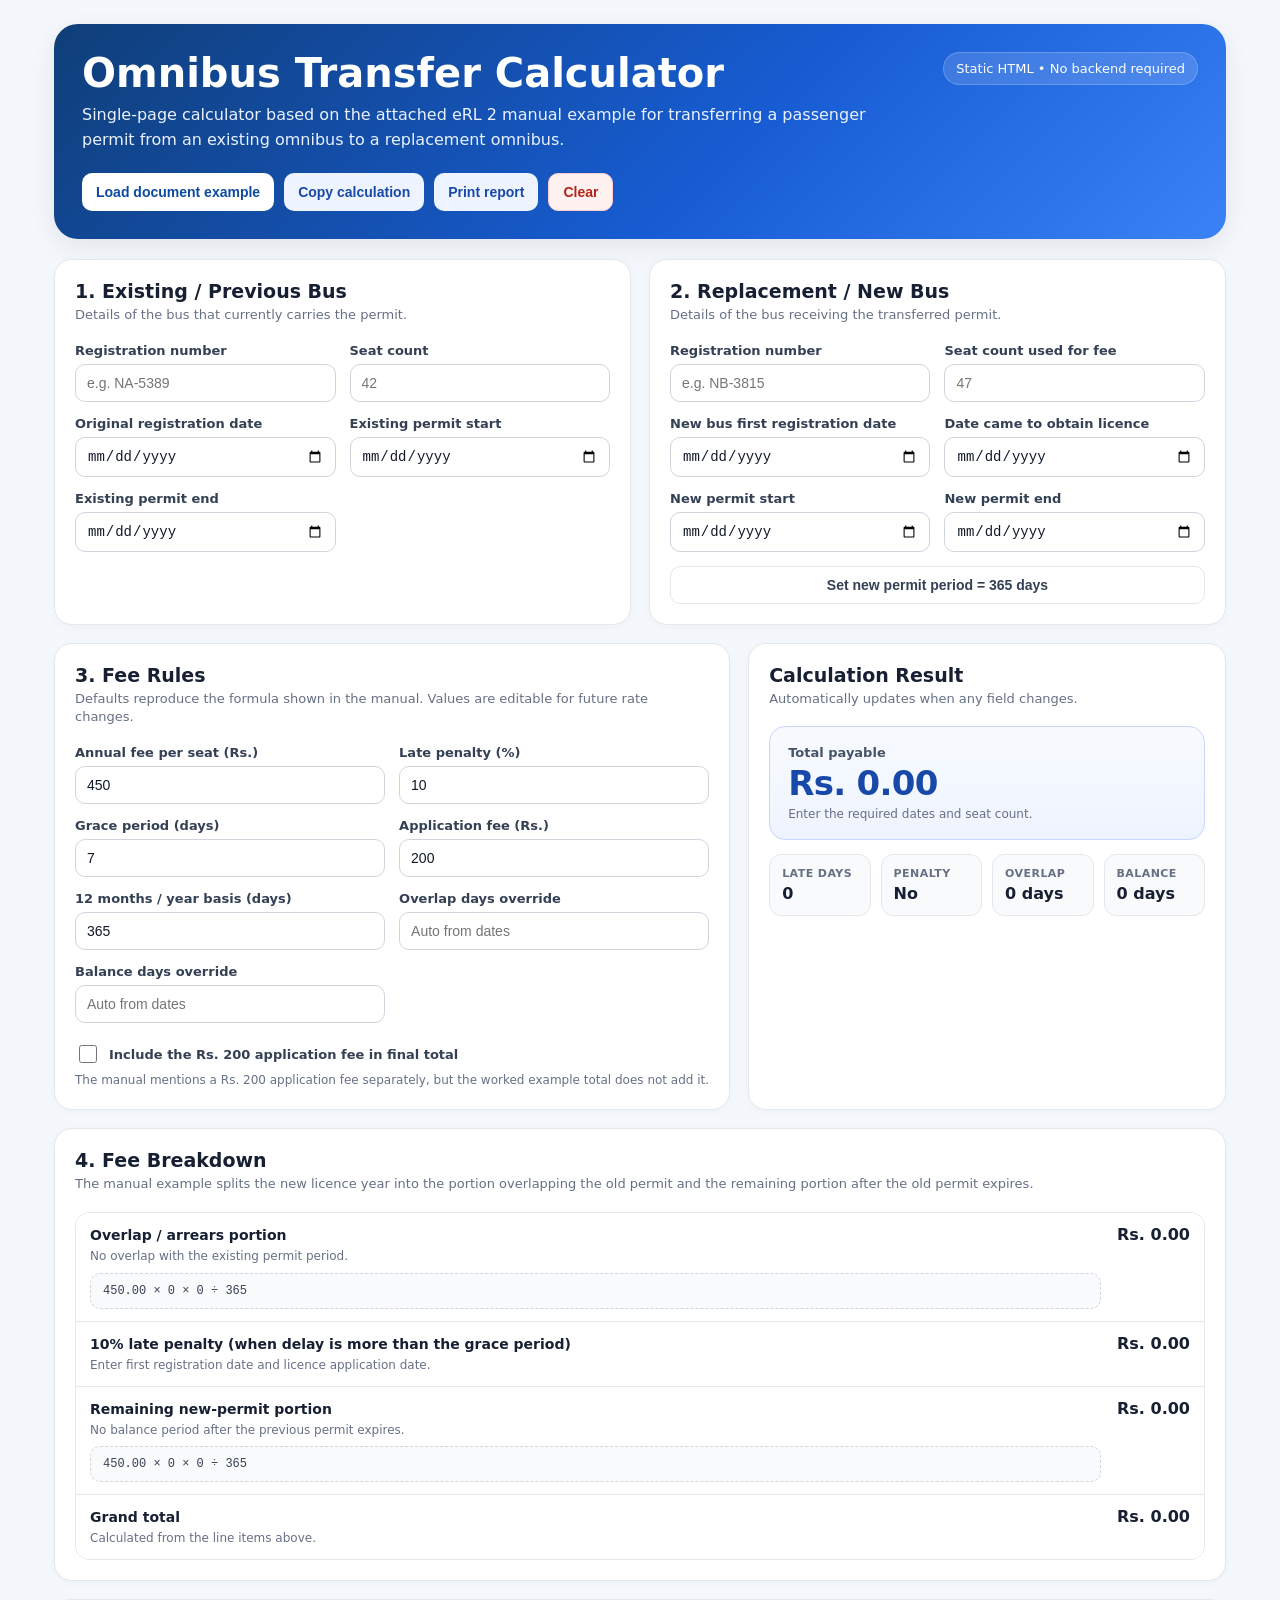
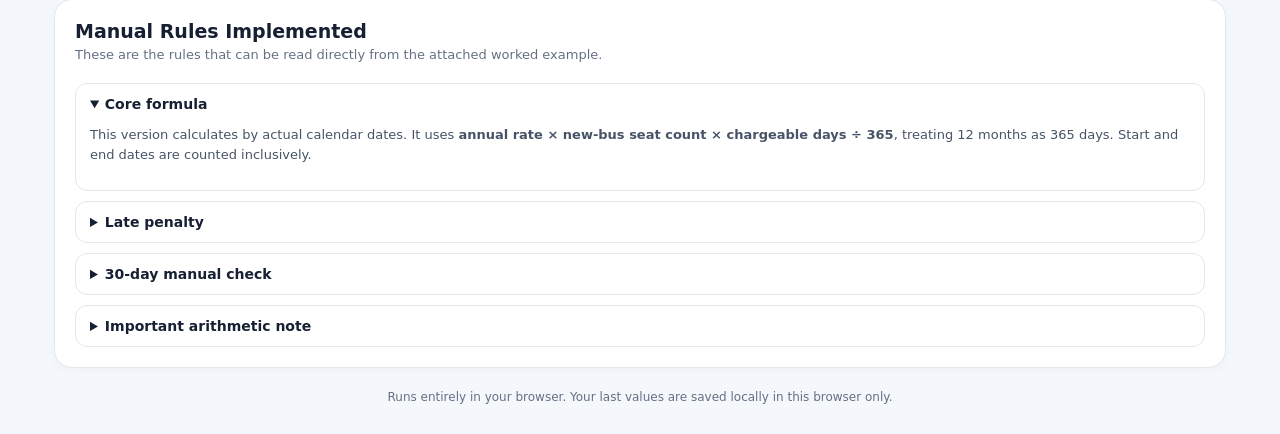
<file: omni/change/index.html>
<!DOCTYPE html>
<html lang="en">
<head>
  <meta charset="UTF-8" />
  <meta name="viewport" content="width=device-width, initial-scale=1.0" />
  <title>Omnibus Transfer Calculator</title>
  <style>
    :root{
      --bg:#f4f7fb;
      --card:#ffffff;
      --text:#172033;
      --muted:#667085;
      --line:#e4e7ec;
      --accent:#175cd3;
      --accent2:#0b4a9f;
      --good:#067647;
      --warn:#b54708;
      --danger:#b42318;
      --soft:#eff4ff;
      --soft-warn:#fffaeb;
      --soft-good:#ecfdf3;
      --shadow:0 8px 28px rgba(16,24,40,.08);
      --radius:18px;
    }
    *{box-sizing:border-box}
    body{
      margin:0;
      font-family:Inter, ui-sans-serif, system-ui, -apple-system, BlinkMacSystemFont, "Segoe UI", Roboto, Arial, sans-serif;
      background:var(--bg);
      color:var(--text);
    }
    .app{max-width:1220px;margin:0 auto;padding:24px}
    .hero{
      background:linear-gradient(135deg,#0f3e78,#175cd3 58%,#3b82f6);
      color:#fff;border-radius:24px;padding:28px;box-shadow:var(--shadow);margin-bottom:20px;
    }
    .hero-top{display:flex;gap:18px;justify-content:space-between;align-items:flex-start;flex-wrap:wrap}
    h1{margin:0 0 8px;font-size:clamp(26px,4vw,40px);line-height:1.08}
    .hero p{margin:0;max-width:800px;color:#eaf2ff;line-height:1.55}
    .badge{display:inline-flex;align-items:center;gap:8px;background:rgba(255,255,255,.14);border:1px solid rgba(255,255,255,.2);padding:8px 12px;border-radius:999px;font-size:13px;white-space:nowrap}
    .toolbar{display:flex;gap:10px;flex-wrap:wrap;margin-top:20px}
    button{
      border:0;border-radius:10px;padding:10px 14px;font-weight:700;cursor:pointer;font-size:14px;
    }
    .btn-primary{background:#fff;color:var(--accent2)}
    .btn-secondary{background:#eef4ff;color:#1849a9}
    .btn-ghost{background:#fff;border:1px solid var(--line);color:#344054}
    .btn-danger{background:#fff1f0;color:var(--danger);border:1px solid #fecdca}
    button:hover{filter:brightness(.98)}
    .grid{display:grid;grid-template-columns:repeat(12,1fr);gap:18px}
    .card{background:var(--card);border:1px solid var(--line);border-radius:var(--radius);padding:20px;box-shadow:0 2px 10px rgba(16,24,40,.03)}
    .span-6{grid-column:span 6}.span-12{grid-column:span 12}.span-7{grid-column:span 7}.span-5{grid-column:span 5}
    .card h2{font-size:19px;margin:0 0 4px}
    .card .sub{font-size:13px;color:var(--muted);margin:0 0 18px;line-height:1.45}
    .fields{display:grid;grid-template-columns:repeat(2,minmax(0,1fr));gap:14px}
    .field{display:flex;flex-direction:column;gap:6px}
    .field.full{grid-column:1/-1}
    label{font-size:13px;font-weight:700;color:#344054}
    input,select{
      width:100%;border:1px solid #d0d5dd;border-radius:10px;padding:10px 11px;background:#fff;color:#101828;font-size:14px;outline:none;
    }
    input:focus,select:focus{border-color:#84adff;box-shadow:0 0 0 3px #eff4ff}
    .help{font-size:12px;color:var(--muted);line-height:1.4}
    .inline-check{display:flex;align-items:center;gap:9px;margin-top:5px}
    .inline-check input{width:18px;height:18px}
    .result-hero{background:linear-gradient(180deg,#f8faff,#eef4ff);border:1px solid #c7d7fe;border-radius:16px;padding:18px;margin-bottom:14px}
    .result-label{font-size:13px;color:#475467;font-weight:700}
    .result-value{font-size:34px;font-weight:800;color:#1849a9;margin-top:3px;letter-spacing:-.02em}
    .result-small{font-size:12px;color:#667085;margin-top:4px}
    .rows{display:flex;flex-direction:column;gap:0;border:1px solid var(--line);border-radius:14px;overflow:hidden}
    .row{display:grid;grid-template-columns:1fr auto;gap:16px;align-items:start;padding:12px 14px;background:#fff;border-bottom:1px solid var(--line)}
    .row:last-child{border-bottom:0}
    .row strong{font-size:14px}.row .meta{font-size:12px;color:var(--muted);margin-top:4px;line-height:1.4}
    .money{font-weight:800;font-variant-numeric:tabular-nums;text-align:right;white-space:nowrap}
    .warn,.info,.success{border-radius:12px;padding:12px 14px;font-size:13px;line-height:1.45;margin-top:12px}
    .warn{background:var(--soft-warn);border:1px solid #fedf89;color:#7a2e0e}
    .info{background:var(--soft);border:1px solid #c7d7fe;color:#1849a9}
    .success{background:var(--soft-good);border:1px solid #abefc6;color:#05603a}
    .kpis{display:grid;grid-template-columns:repeat(4,1fr);gap:10px;margin-top:14px}
    .kpi{padding:12px;background:#f9fafb;border:1px solid var(--line);border-radius:12px}
    .kpi .v{font-weight:800;font-size:16px;margin-top:4px}.kpi .l{font-size:11px;color:var(--muted);font-weight:700;text-transform:uppercase;letter-spacing:.04em}
    .formula{font-family:ui-monospace,SFMono-Regular,Menlo,Consolas,monospace;background:#f9fafb;border:1px dashed #d0d5dd;padding:10px 12px;border-radius:10px;font-size:12px;color:#344054;margin-top:8px;overflow:auto}
    details{border:1px solid var(--line);border-radius:12px;padding:12px 14px;background:#fff}
    details+details{margin-top:10px}
    summary{cursor:pointer;font-weight:800;font-size:14px}
    details p,details li{font-size:13px;color:#475467;line-height:1.55}
    .footer{color:#667085;font-size:12px;text-align:center;padding:22px 4px 6px}
    .tiny{font-size:11px;color:#98a2b3}
    .print-only{display:none}
    @media(max-width:900px){
      .span-6,.span-7,.span-5{grid-column:span 12}.fields{grid-template-columns:1fr}.kpis{grid-template-columns:repeat(2,1fr)}
    }
    @media(max-width:520px){.app{padding:12px}.hero{padding:20px}.kpis{grid-template-columns:1fr}.result-value{font-size:28px}.row{grid-template-columns:1fr}.money{text-align:left}}
    @media print{
      body{background:#fff}.app{max-width:none;padding:0}.hero{background:#fff!important;color:#000;box-shadow:none;border:1px solid #aaa;padding:18px}.hero p{color:#333}.badge,.toolbar,.footer,.no-print{display:none!important}.card{box-shadow:none;break-inside:avoid}.grid{display:block}.card{margin-bottom:12px}.span-6,.span-7,.span-5,.span-12{width:100%}.print-only{display:block}.result-hero{background:#fff}.result-value{color:#000}
    }
  </style>
</head>
<body>
<div class="app">
  <section class="hero">
    <div class="hero-top">
      <div>
        <h1>Omnibus Transfer Calculator</h1>
        <p>Single-page calculator based on the attached eRL 2 manual example for transferring a passenger permit from an existing omnibus to a replacement omnibus.</p>
      </div>
      <div class="badge">Static HTML • No backend required</div>
    </div>
    <div class="toolbar no-print">
      <button class="btn-primary" id="loadExample">Load document example</button>
      <button class="btn-secondary" id="copySummary">Copy calculation</button>
      <button class="btn-secondary" id="printBtn">Print report</button>
      <button class="btn-danger" id="resetBtn">Clear</button>
    </div>
  </section>

  <div class="grid">
    <section class="card span-6">
      <h2>1. Existing / Previous Bus</h2>
      <p class="sub">Details of the bus that currently carries the permit.</p>
      <div class="fields">
        <div class="field"><label for="oldReg">Registration number</label><input id="oldReg" placeholder="e.g. NA-5389"></div>
        <div class="field"><label for="oldSeats">Seat count</label><input id="oldSeats" type="number" min="1" step="1" placeholder="42"></div>
        <div class="field"><label for="oldFirstReg">Original registration date</label><input id="oldFirstReg" type="date"></div>
        <div class="field"><label for="oldPermitStart">Existing permit start</label><input id="oldPermitStart" type="date"></div>
        <div class="field"><label for="oldPermitEnd">Existing permit end</label><input id="oldPermitEnd" type="date"></div>
      </div>
    </section>

    <section class="card span-6">
      <h2>2. Replacement / New Bus</h2>
      <p class="sub">Details of the bus receiving the transferred permit.</p>
      <div class="fields">
        <div class="field"><label for="newReg">Registration number</label><input id="newReg" placeholder="e.g. NB-3815"></div>
        <div class="field"><label for="newSeats">Seat count used for fee</label><input id="newSeats" type="number" min="1" step="1" placeholder="47"></div>
        <div class="field"><label for="newFirstReg">New bus first registration date</label><input id="newFirstReg" type="date"></div>
        <div class="field"><label for="applicationDate">Date came to obtain licence</label><input id="applicationDate" type="date"></div>
        <div class="field"><label for="newPermitStart">New permit start</label><input id="newPermitStart" type="date"></div>
        <div class="field"><label for="newPermitEnd">New permit end</label><input id="newPermitEnd" type="date"></div>
        <div class="field full no-print">
          <button class="btn-ghost" id="setOneYear" type="button">Set new permit period = 365 days</button>
        </div>
      </div>
    </section>

    <section class="card span-7">
      <h2>3. Fee Rules</h2>
      <p class="sub">Defaults reproduce the formula shown in the manual. Values are editable for future rate changes.</p>
      <div class="fields">
        <div class="field"><label for="annualRate">Annual fee per seat (Rs.)</label><input id="annualRate" type="number" min="0" step="0.01" value="450"></div>
        <div class="field"><label for="penaltyPct">Late penalty (%)</label><input id="penaltyPct" type="number" min="0" step="0.01" value="10"></div>
        <div class="field"><label for="graceDays">Grace period (days)</label><input id="graceDays" type="number" min="0" step="1" value="7"></div>
        <div class="field"><label for="applicationFee">Application fee (Rs.)</label><input id="applicationFee" type="number" min="0" step="0.01" value="200"></div>
        <div class="field"><label for="yearDays">12 months / year basis (days)</label><input id="yearDays" type="number" min="1" step="1" value="365"></div>
        <div class="field"><label for="overlapDays">Overlap days override</label><input id="overlapDays" type="number" min="0" step="1" placeholder="Auto from dates"></div>
        <div class="field"><label for="balanceDays">Balance days override</label><input id="balanceDays" type="number" min="0" step="1" placeholder="Auto from dates"></div>
        <div class="field full">
          <label class="inline-check"><input type="checkbox" id="includeApplicationFee"> Include the Rs. 200 application fee in final total</label>
          <div class="help">The manual mentions a Rs. 200 application fee separately, but the worked example total does not add it.</div>
        </div>
      </div>
    </section>

    <section class="card span-5">
      <h2>Calculation Result</h2>
      <p class="sub">Automatically updates when any field changes.</p>
      <div class="result-hero">
        <div class="result-label">Total payable</div>
        <div class="result-value" id="totalPayable">Rs. 0.00</div>
        <div class="result-small" id="totalNote">Enter the required dates and seat count.</div>
      </div>
      <div class="kpis">
        <div class="kpi"><div class="l">Late days</div><div class="v" id="lateDaysKpi">0</div></div>
        <div class="kpi"><div class="l">Penalty</div><div class="v" id="penaltyKpi">No</div></div>
        <div class="kpi"><div class="l">Overlap</div><div class="v" id="overlapKpi">0 days</div></div>
        <div class="kpi"><div class="l">Balance</div><div class="v" id="balanceKpi">0 days</div></div>
      </div>
      <div id="warnings"></div>
    </section>

    <section class="card span-12">
      <h2>4. Fee Breakdown</h2>
      <p class="sub">The manual example splits the new licence year into the portion overlapping the old permit and the remaining portion after the old permit expires.</p>
      <div class="rows">
        <div class="row">
          <div><strong>Overlap / arrears portion</strong><div class="meta" id="overlapRange">—</div><div class="formula" id="overlapFormula">Rate × seats × chargeable days ÷ 365</div></div>
          <div class="money" id="overlapFee">Rs. 0.00</div>
        </div>
        <div class="row">
          <div><strong>10% late penalty (when delay is more than the grace period)</strong><div class="meta" id="penaltyMeta">No penalty calculated.</div></div>
          <div class="money" id="penaltyFee">Rs. 0.00</div>
        </div>
        <div class="row">
          <div><strong>Remaining new-permit portion</strong><div class="meta" id="balanceRange">—</div><div class="formula" id="balanceFormula">Rate × seats × chargeable days ÷ 365</div></div>
          <div class="money" id="balanceFee">Rs. 0.00</div>
        </div>
        <div class="row" id="appFeeRow" style="display:none">
          <div><strong>Application fee</strong><div class="meta">Included only because the checkbox above is selected.</div></div>
          <div class="money" id="appFeeValue">Rs. 0.00</div>
        </div>
        <div class="row">
          <div><strong>Grand total</strong><div class="meta">Calculated from the line items above.</div></div>
          <div class="money" id="grandTotal">Rs. 0.00</div>
        </div>
      </div>
      <div id="exampleMismatch" class="warn" style="display:none"></div>
    </section>

    <section class="card span-12">
      <h2>Manual Rules Implemented</h2>
      <p class="sub">These are the rules that can be read directly from the attached worked example.</p>
      <details open>
        <summary>Core formula</summary>
        <p>This version calculates by actual calendar dates. It uses <strong>annual rate × new-bus seat count × chargeable days ÷ 365</strong>, treating 12 months as 365 days. Start and end dates are counted inclusively.</p>
      </details>
      <details>
        <summary>Late penalty</summary>
        <p>The example applies a 10% penalty because the licence was obtained more than 7 days after the new bus's first-registration/start date. This calculator applies the penalty only to the overlap/arrears portion, matching the example.</p>
      </details>
      <details>
        <summary>30-day manual check</summary>
        <p>The source page also refers to a 30-day condition. Because the wording is procedural rather than a clearly shown arithmetic formula, this app does not invent an extra charge. Instead, it displays a manual-review warning when the remaining overlap is under 30 days.</p>
      </details>
      <details>
        <summary>Important arithmetic note</summary>
        <p>The photographed example calculates in whole months. This updated calculator intentionally uses exact date ranges with a 365-day annual basis, so the result can differ from the printed monthly example.</p>
      </details>
    </section>
  </div>

  <div class="footer">Runs entirely in your browser. Your last values are saved locally in this browser only.</div>
</div>

<script>
(() => {
  const ids = [
    'oldReg','oldSeats','oldFirstReg','oldPermitStart','oldPermitEnd',
    'newReg','newSeats','newFirstReg','applicationDate','newPermitStart','newPermitEnd',
    'annualRate','penaltyPct','graceDays','applicationFee','yearDays','overlapDays','balanceDays','includeApplicationFee'
  ];

  const $ = id => document.getElementById(id);
  const DAY = 86400000;

  function utcDate(value){
    if(!value) return null;
    const [y,m,d] = value.split('-').map(Number);
    if(!y || !m || !d) return null;
    return new Date(Date.UTC(y,m-1,d));
  }
  function toInputDate(date){
    if(!date || isNaN(date)) return '';
    return date.toISOString().slice(0,10);
  }
  function addDays(date, days){ return new Date(date.getTime() + days*DAY); }
  function maxDate(a,b){ return (!a||!b)?null:(a>b?a:b); }
  function minDate(a,b){ return (!a||!b)?null:(a<b?a:b); }
  function dateDiffDays(a,b){ return Math.round((b-a)/DAY); }
  function inclusiveDays(a,b){ return a&&b&&b>=a ? dateDiffDays(a,b)+1 : 0; }
  function fmtDate(d){
    if(!d) return '—';
    return `${String(d.getUTCFullYear()).padStart(4,'0')}-${String(d.getUTCMonth()+1).padStart(2,'0')}-${String(d.getUTCDate()).padStart(2,'0')}`;
  }
  function money(n){
    if(!Number.isFinite(n)) n=0;
    return 'Rs. ' + n.toLocaleString('en-LK',{minimumFractionDigits:2,maximumFractionDigits:2});
  }
  function num(id, fallback=0){
    const v=parseFloat($(id).value);
    return Number.isFinite(v)?v:fallback;
  }
  function round2(n){ return Math.round((n+Number.EPSILON)*100)/100; }

  function setOneYearEnd(){
    const start=utcDate($('newPermitStart').value);
    if(!start) return;
    const yearDays=Math.max(1,Math.round(num('yearDays',365)));
    $('newPermitEnd').value=toInputDate(addDays(start,yearDays-1));
    calculate();
  }

  function getState(){
    const out={};
    ids.forEach(id=> out[id]=$(id).type==='checkbox'?$(id).checked:$(id).value);
    return out;
  }
  function saveState(){
    try{ localStorage.setItem('omnibusTransferCalculatorState_v2_days',JSON.stringify(getState())); }catch(e){}
  }
  function loadState(){
    try{
      const raw=localStorage.getItem('omnibusTransferCalculatorState_v2_days');
      if(!raw) return false;
      const s=JSON.parse(raw);
      ids.forEach(id=>{
        if(!(id in s)) return;
        if($(id).type==='checkbox') $(id).checked=!!s[id]; else $(id).value=s[id];
      });
      return true;
    }catch(e){return false;}
  }

  function isDocumentExample(){
    return $('oldReg').value.trim().toUpperCase()==='NA-5389' &&
      $('newReg').value.trim().toUpperCase()==='NB-3815' &&
      num('oldSeats')===42 && num('newSeats')===47 &&
      $('oldPermitStart').value==='2022-12-12' && $('oldPermitEnd').value==='2023-12-11' &&
      $('newPermitStart').value==='2023-06-12' && $('newPermitEnd').value==='2024-06-11' &&
      $('newFirstReg').value==='2023-06-12' && $('applicationDate').value==='2023-06-22' &&
      num('annualRate')===450 && num('penaltyPct')===10 && num('graceDays')===7 && num('yearDays')===365;
  }

  function calculate(){
    const oldStart=utcDate($('oldPermitStart').value);
    const oldEnd=utcDate($('oldPermitEnd').value);
    const newStart=utcDate($('newPermitStart').value);
    const newEnd=utcDate($('newPermitEnd').value);
    const firstReg=utcDate($('newFirstReg').value);
    const application=utcDate($('applicationDate').value);
    const seats=num('newSeats');
    const rate=num('annualRate',450);
    const penaltyPct=num('penaltyPct',10);
    const graceDays=num('graceDays',7);
    const yearDays=Math.max(1,Math.round(num('yearDays',365)));

    let overlapStart=null, overlapEnd=null, autoOverlapDays=0;
    if(oldStart && oldEnd && newStart && newEnd){
      overlapStart=maxDate(oldStart,newStart);
      overlapEnd=minDate(oldEnd,newEnd);
      if(overlapStart>overlapEnd){overlapStart=null;overlapEnd=null;}
      autoOverlapDays=inclusiveDays(overlapStart,overlapEnd);
    }

    let balanceStart=null, balanceEnd=null, autoBalanceDays=0;
    if(oldEnd && newStart && newEnd){
      balanceStart=maxDate(newStart,addDays(oldEnd,1));
      balanceEnd=newEnd;
      if(balanceStart>balanceEnd){balanceStart=null;balanceEnd=null;}
      autoBalanceDays=inclusiveDays(balanceStart,balanceEnd);
    }

    const overlapOverride=parseFloat($('overlapDays').value);
    const balanceOverride=parseFloat($('balanceDays').value);
    const overlapDays=Number.isFinite(overlapOverride)?Math.max(0,Math.round(overlapOverride)):autoOverlapDays;
    const balanceDays=Number.isFinite(balanceOverride)?Math.max(0,Math.round(balanceOverride)):autoBalanceDays;

    const overlapFee=round2(rate*seats*overlapDays/yearDays);
    const balanceFee=round2(rate*seats*balanceDays/yearDays);

    let lateDays=0;
    if(firstReg && application) lateDays=Math.max(0,dateDiffDays(firstReg,application));
    const penaltyApplies=!!(firstReg && application && lateDays>graceDays);
    const penaltyFee=penaltyApplies?round2(overlapFee*penaltyPct/100):0;
    const appFee=$('includeApplicationFee').checked?num('applicationFee',200):0;
    const total=round2(overlapFee+penaltyFee+balanceFee+appFee);

    $('overlapRange').textContent = overlapStart ? `${fmtDate(overlapStart)} to ${fmtDate(overlapEnd)} • ${overlapDays} day(s)${Number.isFinite(overlapOverride)?' (manual override)':''}` : 'No overlap with the existing permit period.';
    $('balanceRange').textContent = balanceStart ? `${fmtDate(balanceStart)} to ${fmtDate(balanceEnd)} • ${balanceDays} day(s)${Number.isFinite(balanceOverride)?' (manual override)':''}` : 'No balance period after the previous permit expires.';
    $('overlapFormula').textContent = `${rate.toFixed(2)} × ${seats||0} × ${overlapDays} ÷ ${yearDays}`;
    $('balanceFormula').textContent = `${rate.toFixed(2)} × ${seats||0} × ${balanceDays} ÷ ${yearDays}`;
    $('overlapFee').textContent=money(overlapFee);
    $('penaltyFee').textContent=money(penaltyFee);
    $('balanceFee').textContent=money(balanceFee);
    $('appFeeValue').textContent=money(appFee);
    $('appFeeRow').style.display=$('includeApplicationFee').checked?'grid':'none';
    $('grandTotal').textContent=money(total);
    $('totalPayable').textContent=money(total);
    $('lateDaysKpi').textContent=String(lateDays);
    $('penaltyKpi').textContent=penaltyApplies?`${penaltyPct}%`:'No';
    $('overlapKpi').textContent=`${overlapDays} days`;
    $('balanceKpi').textContent=`${balanceDays} days`;
    $('penaltyMeta').textContent = firstReg && application
      ? `${lateDays} day(s) between first registration and licence application; grace period = ${graceDays} day(s). ${penaltyApplies?'Penalty applies.':'No penalty.'}`
      : 'Enter first registration date and licence application date.';
    $('totalNote').textContent = seats && newStart && newEnd ? `Calculated for ${seats} seat(s) at Rs. ${rate.toFixed(2)} per seat/year using ${yearDays} days = 12 months.` : 'Enter the required dates and seat count.';

    const warn=[];
    if(oldStart && oldEnd && oldEnd<oldStart) warn.push('Existing permit end date is before its start date.');
    if(newStart && newEnd && newEnd<newStart) warn.push('New permit end date is before its start date.');
    if(firstReg && application && application<firstReg) warn.push('Licence application date is before the new bus first-registration date.');
    if(newStart && oldEnd){
      const rem=inclusiveDays(newStart,oldEnd);
      if(rem>0 && rem<30) warn.push(`Only ${rem} day(s) remain in the previous permit after the transfer start. The manual refers to a 30-day condition; verify this case manually.`);
    }
    if(oldStart && newStart && newStart<oldStart) warn.push('New permit starts before the existing permit period; this is outside the photographed example and should be checked manually.');
    if(num('oldSeats')>0 && seats>0 && seats<num('oldSeats')) warn.push('The replacement bus has fewer seats than the previous bus. The photographed formula still uses the new-bus seat count; confirm whether another rule applies in your office.');
    if(newStart && newEnd){
      const fullPermitDays=inclusiveDays(newStart,newEnd);
      if(fullPermitDays!==yearDays) warn.push(`The selected new permit period contains ${fullPermitDays} calendar day(s). The fee basis is fixed at ${yearDays} days = 12 months, so charges are prorated by actual selected dates.`);
    }
    $('warnings').innerHTML = warn.map(x=>`<div class="warn">${x}</div>`).join('');

    const mismatch=$('exampleMismatch');
    if(isDocumentExample() && !$('includeApplicationFee').checked){
      mismatch.style.display='block';
      mismatch.innerHTML=`<strong>Date-based example check:</strong> this version uses actual inclusive day counts divided by ${yearDays}. Therefore its total intentionally differs from the document's whole-month calculation.`;
    }else mismatch.style.display='none';

    saveState();
  }

  function loadExample(){
    const e={
      oldReg:'NA-5389',oldSeats:'42',oldFirstReg:'2013-12-12',oldPermitStart:'2022-12-12',oldPermitEnd:'2023-12-11',
      newReg:'NB-3815',newSeats:'47',newFirstReg:'2023-06-12',applicationDate:'2023-06-22',newPermitStart:'2023-06-12',newPermitEnd:'2024-06-11',
      annualRate:'450',penaltyPct:'10',graceDays:'7',applicationFee:'200',yearDays:'365',overlapDays:'',balanceDays:''
    };
    Object.entries(e).forEach(([k,v])=>$(k).value=v);
    $('includeApplicationFee').checked=false;
    calculate();
  }

  function clearAll(){
    ['oldReg','oldSeats','oldFirstReg','oldPermitStart','oldPermitEnd','newReg','newSeats','newFirstReg','applicationDate','newPermitStart','newPermitEnd','overlapDays','balanceDays'].forEach(id=>$(id).value='');
    $('annualRate').value='450';$('penaltyPct').value='10';$('graceDays').value='7';$('applicationFee').value='200';$('yearDays').value='365';$('includeApplicationFee').checked=false;
    try{localStorage.removeItem('omnibusTransferCalculatorState_v2_days')}catch(e){}
    calculate();
  }

  function summaryText(){
    return [
      'OMNIBUS TRANSFER CALCULATION',
      `Previous bus: ${$('oldReg').value||'-'} (${num('oldSeats')||0} seats)`,
      `Previous permit: ${$('oldPermitStart').value||'-'} to ${$('oldPermitEnd').value||'-'}`,
      `New bus: ${$('newReg').value||'-'} (${num('newSeats')||0} seats)`,
      `New permit: ${$('newPermitStart').value||'-'} to ${$('newPermitEnd').value||'-'}`,
      `Application date: ${$('applicationDate').value||'-'}`,
      `Overlap fee: ${$('overlapFee').textContent}`,
      `Late penalty: ${$('penaltyFee').textContent}`,
      `Balance fee: ${$('balanceFee').textContent}`,
      $('includeApplicationFee').checked?`Application fee: ${$('appFeeValue').textContent}`:null,
      `TOTAL: ${$('grandTotal').textContent}`
    ].filter(Boolean).join('\n');
  }

  ids.forEach(id=>$(id).addEventListener('input',calculate));
  $('setOneYear').addEventListener('click',setOneYearEnd);
  $('loadExample').addEventListener('click',loadExample);
  $('resetBtn').addEventListener('click',()=>{ if(confirm('Clear all entered values?')) clearAll(); });
  $('printBtn').addEventListener('click',()=>window.print());
  $('copySummary').addEventListener('click',async()=>{
    const btn=$('copySummary');
    try{await navigator.clipboard.writeText(summaryText());btn.textContent='Copied';setTimeout(()=>btn.textContent='Copy calculation',1200)}
    catch(e){alert(summaryText());}
  });

  if(!loadState()) calculate(); else calculate();
})();
</script>
</body>
</html>
</file>
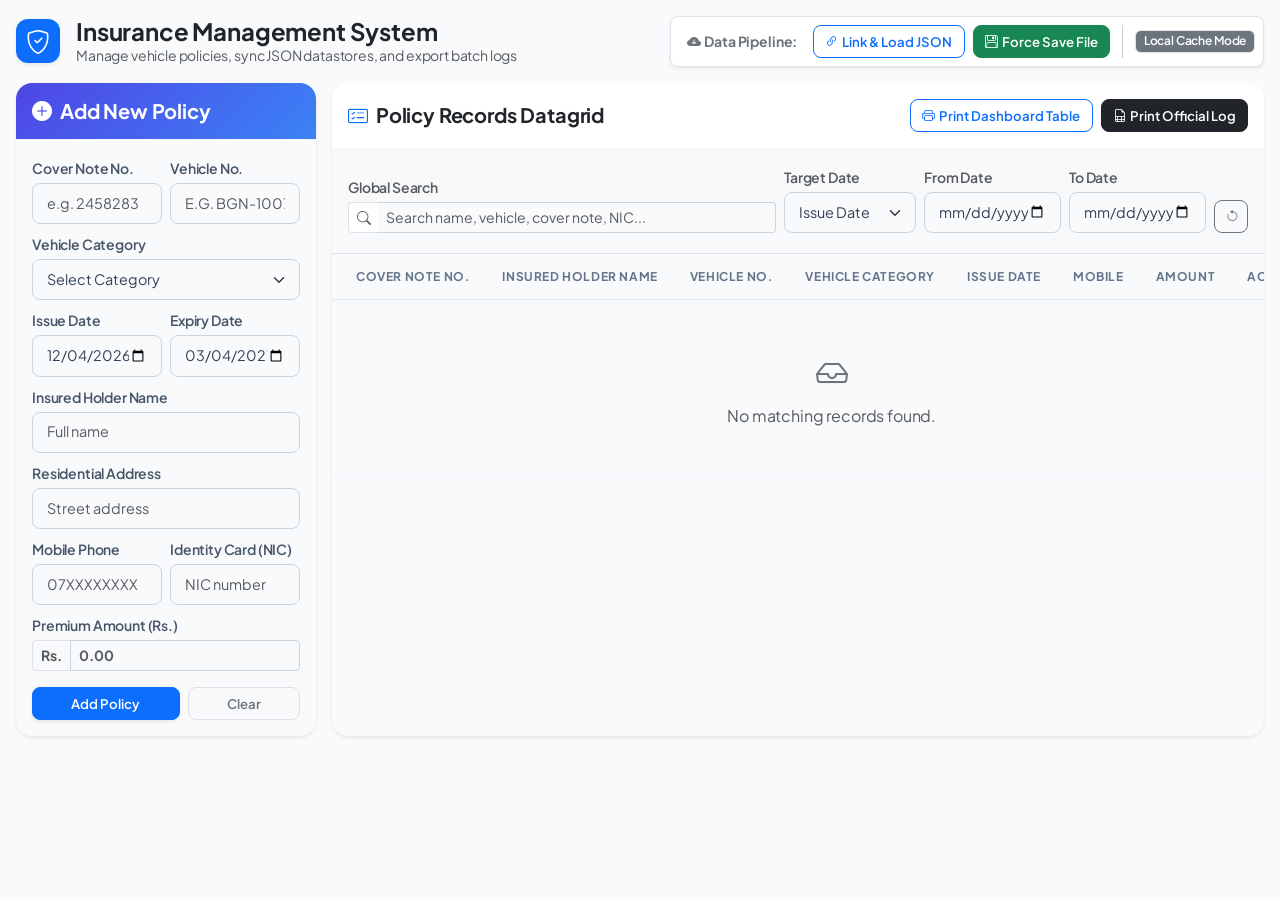
<file: insurance/index_v1.html>
<!DOCTYPE html>
<html lang="en">
<head>
    <meta charset="UTF-8">
    <meta name="viewport" content="width=device-width, initial-scale=1.0">
    <title>Vehicle Insurance Management System</title>
    <!-- Bootstrap CSS -->
    <!-- <link href="https://cdn.jsdelivr.net/npm/bootstrap@5.3.2/dist/css/bootstrap.min.css" rel="stylesheet"> -->
	<link rel="stylesheet" href="../assets/bootstrap.min.css">
    <!-- Bootstrap Icons -->
    <link href="https://cdn.jsdelivr.net/npm/bootstrap-icons@1.11.1/font/bootstrap-icons.css" rel="stylesheet">
    <!-- Google Fonts -->
    <link rel="preconnect" href="https://fonts.googleapis.com">
    <link rel="preconnect" href="https://fonts.gstatic.com" crossorigin>
    <link href="https://fonts.googleapis.com/css2?family=Plus+Jakarta+Sans:wght@400;500;600;700;800&display=swap" rel="stylesheet">
    
    <style>
        :root {
            --bs-font-sans-serif: 'Plus Jakarta Sans', system-ui, -apple-system, sans-serif;
            --bs-body-bg: #f8fafc;
            --bs-body-color: #334155;
            --primary-gradient: linear-gradient(135deg, #4f46e5 0%, #3b82f6 100%);
        }

        body {
            background-color: var(--bs-body-bg);
            color: var(--bs-body-color);
            font-family: var(--bs-font-sans-serif);
            letter-spacing: -0.01em;
        }

        /* Glassmorphism & Modern Card Styling */
        .card {
            border: 1px solid #e2e8f0;
            border-radius: 1rem;
            box-shadow: 0 4px 6px -1px rgba(0, 0, 0, 0.05), 0 2px 4px -2px rgba(0, 0, 0, 0.05);
            transition: all 0.25s ease-in-out;
        }

        .card-header {
            border-top-left-radius: 1rem !important;
            border-top-right-radius: 1rem !important;
            background: #ffffff;
            border-bottom: 1px solid #f1f5f9;
        }

        .header-gradient {
            background: var(--primary-gradient);
            color: #ffffff;
        }

        .form-control, .form-select {
            border-color: #cbd5e1;
            border-radius: 0.5rem;
            padding: 0.55rem 0.85rem;
            font-size: 0.9rem;
            transition: all 0.2s ease;
        }

        .form-control:focus, .form-select:focus {
            border-color: #6366f1;
            box-shadow: 0 0 0 4px rgba(99, 102, 241, 0.12);
        }

        .form-label {
            color: #475569;
            font-weight: 600;
        }

        /* Table Styling */
        .table {
            --bs-table-hover-bg: #f1f5f9;
        }
        .table thead th {
            font-size: 0.75rem;
            text-transform: uppercase;
            letter-spacing: 0.05em;
            color: #64748b;
            background-color: #f8fafc;
            border-bottom: 1px solid #e2e8f0;
            padding: 0.85rem 1rem;
        }
        .table tbody td {
            padding: 0.85rem 1rem;
            border-bottom: 1px solid #f1f5f9;
        }

        .btn {
            border-radius: 0.5rem;
            font-weight: 600;
            padding: 0.55rem 1rem;
            transition: all 0.2s;
        }

        .btn-sm {
            padding: 0.35rem 0.7rem;
            font-size: 0.825rem;
        }

        .badge-subtle {
            font-weight: 600;
            font-size: 0.75rem;
            padding: 0.35em 0.65em;
            border-radius: 0.375rem;
        }

        /* --- Clean Print Tables (Hidden on UI Screen) --- */
        #cleanDashboardPrintView, #officialBatchLogView {
            display: none;
            background: #fff;
            color: #000;
        }

        /* --- Official Batch Log Styling --- */
        #officialBatchLogView {
            font-family: 'Aparajita', 'Iskoola Pota', 'Segoe UI', serif;
            padding: 40px;
        }
        .sinhala-bold { font-weight: bold; text-align: center; margin: 5px 0; font-size: 22px; }
        .sinhala-sub { font-weight: bold; text-align: center; margin: 5px 0; font-size: 18px; }
        .meta-info-row { display: flex; justify-content: space-between; margin-top: 25px; font-size: 16px; }
        .official-footer { margin-top: 35px; font-size: 16px; line-height: 2; }
        .dots { border-bottom: 1px dotted #000; display: inline-block; min-width: 200px; }
        
        /* Standard Print Table formatting rules */
        .print-table {
            width: 100%;
            border-collapse: collapse;
            margin-top: 20px;
        }
        .print-table th, .print-table td {
            border: 1px solid #000 !important;
            padding: 8px 10px;
            font-size: 14px;
            color: #000;
            background: none !important;
        }
        .print-table th { text-align: center; font-weight: bold; background-color: #f2f2f2 !important; }
        .text-center { text-align: center; }
        .text-right { text-align: right; }

        /* --- PRINT STYLES --- */
        @media print {
            #mainDashboardView { display: none !important; }
            body.print-dashboard #cleanDashboardPrintView { display: block !important; padding: 30px; }
            body.print-official-log #officialBatchLogView { display: block !important; }
        }
    </style>
</head>
<body>

<div id="mainDashboardView" class="container-fluid py-3 px-3">
    
    <!-- Top Header Navigation -->
    <div class="d-flex align-items-center justify-content-between mb-3 flex-wrap gap-3">
        <div class="d-flex align-items-center gap-3">
            <div class="bg-primary text-white shadow-sm d-flex align-items-center justify-content-center" style="width:44px; height:44px; border-radius: 0.75rem;">
                <i class="bi bi-shield-check fs-4"></i>
            </div>
            <div>
                <h4 class="fw-bold mb-0 text-dark">Insurance Management System</h4>
                <p class="text-muted small mb-0">Manage vehicle policies, sync JSON datastores, and export batch logs</p>
            </div>
        </div>
        
        <!-- Data Sync Status Toolbar -->
        <div class="bg-white border rounded-3 p-2 d-flex align-items-center gap-2 shadow-sm flex-wrap">
            <span class="text-secondary small fw-bold px-2 d-flex align-items-center gap-1">
                <i class="bi bi-cloud-arrow-down-fill text-indigo"></i> Data Pipeline:
            </span>
            <button type="button" class="btn btn-sm btn-outline-primary d-flex align-items-center gap-1" id="btnLinkJson">
                <i class="bi bi-link-45deg"></i> Link & Load JSON
            </button>
            <button type="button" class="btn btn-sm btn-success d-flex align-items-center gap-1" id="btnForceSave">
                <i class="bi bi-floppy"></i> Force Save File
            </button>
            <div class="vr mx-1 d-none d-sm-block"></div>
            <span id="fileStatus" class="badge bg-secondary text-white border badge-subtle">Local Cache Mode</span>
        </div>
    </div>
    
    <!-- Full-Width Policy Form & Datagrid Layout -->
    <div class="row g-3">
        <!-- Add / Edit Form Sidebar -->
        <div class="col-xl-3 col-lg-4">
            <div class="card shadow-sm border-0">
                <div class="card-header header-gradient py-3">
                    <h5 class="card-title mb-0 fw-bold d-flex align-items-center gap-2" id="formTitle">
                        <i class="bi bi-plus-circle-fill"></i> Add New Policy
                    </h5>
                </div>
                <div class="card-body p-3">
                    <form id="insuranceForm" novalidate>
                        <input type="hidden" id="recordId">
                        
                        <div class="row g-2">
                            <div class="col-md-6">
                                <label for="coverNoteNumber" class="form-label small mb-1">Cover Note No.</label>
                                <input type="text" class="form-control form-control-sm" id="coverNoteNumber" required placeholder="e.g. 2458283">
                            </div>
                            <div class="col-md-6">
                                <label for="vehicleNumber" class="form-label small mb-1">Vehicle No.</label>
                                <input type="text" class="form-control form-control-sm text-uppercase" id="vehicleNumber" required placeholder="e.g. BGN-1007">
                            </div>
                            <div class="col-12">
                                <label for="vehicleType" class="form-label small mb-1">Vehicle Category</label>
                                <select class="form-select form-select-sm" id="vehicleType" required>
                                    <option value="">Select Category</option>
                                    <option value="Motor Car">Motor Car</option>
                                    <option value="Motor Cycle">Motor Cycle</option>
                                    <option value="Three Wheeler">Three Wheeler</option>
                                    <option value="Dual Purpose">Dual Purpose</option>
                                    <option value="Land Vehicle">Land Vehicle</option>
                                    <option value="Lorry">Lorry</option>
                                </select>
                            </div>
                            <div class="col-md-6">
                                <label for="issueDate" class="form-label small mb-1">Issue Date</label>
                                <input type="date" class="form-control form-control-sm" id="issueDate" required>
                            </div>
                            <div class="col-md-6">
                                <label for="expiryDate" class="form-label small mb-1">Expiry Date</label>
                                <input type="date" class="form-control form-control-sm" id="expiryDate" required>
                            </div>
                            <div class="col-12">
                                <label for="name" class="form-label small mb-1">Insured Holder Name</label>
                                <input type="text" class="form-control form-control-sm" id="name" required placeholder="Full name">
                            </div>
                            <div class="col-12">
                                <label for="address" class="form-label small mb-1">Residential Address</label>
                                <input type="text" class="form-control form-control-sm" id="address" required placeholder="Street address">
                            </div>
                            <div class="col-md-6">
                                <label for="mobile" class="form-label small mb-1">Mobile Phone</label>
                                <input type="tel" class="form-control form-control-sm" id="mobile" required placeholder="07XXXXXXXX">
                            </div>
                            <div class="col-md-6">
                                <label for="nic" class="form-label small mb-1">Identity Card (NIC)</label>
                                <input type="text" class="form-control form-control-sm" id="nic" required placeholder="NIC number">
                            </div>
                            <div class="col-12">
                                <label for="amount" class="form-label small mb-1">Premium Amount (Rs.)</label>
                                <div class="input-group input-group-sm">
                                    <span class="input-group-text bg-light fw-bold text-muted">Rs.</span>
                                    <input type="number" class="form-control form-control-sm fw-bold text-dark" id="amount" step="0.01" min="0" required placeholder="0.00">
                                </div>
                            </div>
                        </div>
                        
                        <div class="d-flex gap-2 mt-3">
                            <button type="submit" class="btn btn-sm btn-primary flex-grow-1 shadow-sm" id="submitBtn">Add Policy</button>
                            <button type="button" class="btn btn-sm btn-light border flex-grow-1 text-secondary" id="btnResetForm">Clear</button>
                        </div>
                    </form>
                </div>
            </div>
        </div>

        <!-- Active Policies Data Card -->
        <div class="col-xl-9 col-lg-8">
            <div class="card shadow-sm border-0 h-100">
                <div class="card-header py-3 d-flex flex-wrap justify-content-between align-items-center gap-3">
                    <h5 class="card-title mb-0 fw-bold text-dark d-flex align-items-center gap-2">
                        <i class="bi bi-card-checklist text-primary"></i>
                        <span>Policy Records Datagrid</span>
                    </h5>
                    
                    <div class="d-flex gap-2">
                        <button type="button" class="btn btn-sm btn-outline-primary d-inline-flex align-items-center gap-1" id="btnPrintDashboard">
                            <i class="bi bi-printer"></i> Print Dashboard Table
                        </button>
                        <button type="button" class="btn btn-sm btn-dark d-inline-flex align-items-center gap-1" id="btnPrintOfficialLog">
                            <i class="bi bi-file-earmark-spreadsheet"></i> Print Official Log
                        </button>
                    </div>
                </div>
                
                <div class="card-body p-0 d-flex flex-column">
                    <!-- Modern Filter Control Bar -->
                    <div class="p-3 bg-light border-bottom">
                        <div class="row g-2 align-items-end flex-nowrap overflow-auto pb-1" style="min-width: 650px;">
                            <div class="col flex-grow-1">
                                <label for="searchBar" class="form-label text-muted small mb-1 text-nowrap">Global Search</label>
                                <div class="input-group input-group-sm">
                                    <span class="input-group-text bg-white border-end-0"><i class="bi bi-search text-muted"></i></span>
                                    <input type="text" id="searchBar" class="form-control border-start-0" placeholder="Search name, vehicle, cover note, NIC...">
                                </div>
                            </div>
                            <div class="col-auto" style="width: 140px;">
                                <label for="dateTarget" class="form-label text-muted small mb-1 text-nowrap">Target Date</label>
                                <select id="dateTarget" class="form-select form-select-sm">
                                    <option value="issueDate">Issue Date</option>
                                    <option value="expiryDate">Expiry Date</option>
                                </select>
                            </div>
                            <div class="col-auto" style="width: 145px;">
                                <label for="startDate" class="form-label text-muted small mb-1 text-nowrap">From Date</label>
                                <input type="date" id="startDate" class="form-control form-control-sm">
                            </div>
                            <div class="col-auto" style="width: 145px;">
                                <label for="endDate" class="form-label text-muted small mb-1 text-nowrap">To Date</label>
                                <input type="date" id="endDate" class="form-control form-control-sm">
                            </div>
                            <div class="col-auto" style="width: 42px;">
                                <button type="button" class="btn btn-sm btn-outline-secondary w-100" id="btnClearFilters" title="Reset Filters">
                                    <i class="bi bi-arrow-counterclockwise"></i>
                                </button>
                            </div>
                        </div>
                    </div>

                    <!-- Main Table -->
                    <div class="table-responsive flex-grow-1">
                        <table class="table table-hover align-middle mb-0 text-nowrap">
                            <thead>
                                <tr>
                                    <th scope="col" class="ps-4">Cover Note No.</th>
                                    <th scope="col">Insured Holder Name</th>
                                    <th scope="col">Vehicle No.</th>
                                    <th scope="col">Vehicle Category</th>
                                    <th scope="col">Issue Date</th>
                                    <th scope="col">Mobile</th>
                                    <th scope="col" class="text-end">Amount</th>
                                    <th scope="col" class="text-center pe-4">Actions</th>
                                </tr>
                            </thead>
                            <tbody id="insuranceTableBody"></tbody>
                        </table>
                    </div>
                </div>
            </div>
        </div>
    </div>
</div>

<!-- Print Layout: Clean Dashboard -->
<div id="cleanDashboardPrintView">
    <div style="display: flex; justify-content: space-between; align-items: flex-end; border-bottom: 2px solid #000; padding-bottom: 10px; margin-bottom: 15px;">
        <div>
            <p style="margin: 5px 0 0 0; font-size: 14px; color: #555;">Active Insurance Policies Report</p>
        </div>
        <div style="text-align: right; font-size: 13px;">
            <div><strong>Generated Date:</strong> <span id="dashPrintDate"></span></div>
        </div>
    </div>

    <div style="background-color: #f9f9f9; border: 1px solid #ddd; padding: 10px; font-size: 12px; margin-bottom: 15px; border-radius: 4px;">
        <strong style="font-size: 13px; display: block; margin-bottom: 4px; color: #333;">Active Filter Criteria:</strong>
        <div style="display: grid; grid-template-columns: repeat(4, 1fr); gap: 10px;">
            <div><strong>Search Query:</strong> <span id="printCriteriaSearch">None</span></div>
            <div><strong>Target Property:</strong> <span id="printCriteriaTarget">Issue Date</span></div>
            <div><strong>From Date:</strong> <span id="printCriteriaFrom">All Time</span></div>
            <div><strong>To Date:</strong> <span id="printCriteriaTo">All Time</span></div>
        </div>
    </div>

    <table class="print-table">
        <thead>
            <tr>
                <th style="width: 5%;">No.</th>
                <th style="width: 15%;">Cover Note No.</th>
                <th style="width: 20%;">Insured Holder Name</th>
                <th style="width: 12%;">Vehicle No.</th>
                <th style="width: 13%;">Vehicle Category</th>
                <th style="width: 10%;">Issue Date</th>
                <th style="width: 12%;">Mobile</th>
                <th style="width: 13%;">Amount (Rs.)</th>
            </tr>
        </thead>
        <tbody id="cleanDashboardPrintTableBody"></tbody>
    </table>
</div>

<!-- Print Layout: Official Batch Log -->
<div id="officialBatchLogView">
    <div class="sinhala-bold">කෘෂිකාර්මික හා ගොවිජන රක්ෂණ මණ්ඩලය</div>
    <div class="sinhala-sub">තෙවන පාර්ශවීය රථවාහන රක්ෂණ යෝජනා ක්‍රමය</div>
    
    <div class="meta-info-row">
        <div>ගොවිජන සේවා බල ප්‍රදේශය : <span class="dots" style="min-width: 250px;"></span></div>
        <div>නිකුත් කළ අංකය/නම : <span class="dots" style="min-width: 200px;"></span></div>
    </div>
    <div class="meta-info-row" style="margin-top: 10px; margin-bottom: 15px;">
        <div>දිනය : <span id="logPrintDate" class="dots" style="min-width: 150px;"></span></div>
    </div>

    <table class="print-table">
        <thead>
            <tr>
                <th style="width: 8%;">අනු අංකය</th>
                <th style="width: 15%;">දිනය</th>
                <th style="width: 22%;">තාවකාලික ආවරණ අංකය</th>
                <th style="width: 20%;">වාහන අංකය</th>
                <th style="width: 15%;">ගෙවා ඇති මුදල</th>
                <th style="width: 20%;">වෙනත් කරුණු</th>
            </tr>
        </thead>
        <tbody id="officialLogTableBody"></tbody>
    </table>

    <div class="official-footer">
        <p>ඉහත සදහන් මුදල් අංකයට <b>335100280008791</b> දරණ ගිණුමට <span class="dots" style="min-width:120px;"></span> දින බැංකු ගත කරන ලදි. මුදල් බැර පත මේ සමග අමුණා ඇත.</p>
        <br>
        <p>නිලධාරී / නියෝජිත අත්සන : <span class="dots" style="min-width: 350px;"></span></p>
        <p style="margin-top: 15px;">නිවැරදි බව පරීක්ෂා කර අයදුම්පත් භාරගත් නිලධාරියාගේ අත්සන හා දිනය : <span class="dots" style="min-width: 450px;"></span></p>
    </div>
</div>

<!-- Bootstrap Bundle JS -->
<!-- <script src="https://cdn.jsdelivr.net/npm/bootstrap@5.3.2/dist/js/bootstrap.bundle.min.js"></script> -->
<script src="../assets/bootstrap.bundle.min.js"></script>

<script>
    let insuranceRecords = [];
    let fileHandle = null;

    // --- DATABASE PERSISTENCE ENGINE ---
    function initializeDatabase() {
        const localData = localStorage.getItem('insurance_cache_db');
        if (localData) {
            try {
                insuranceRecords = JSON.parse(localData);
            } catch(e) {
                insuranceRecords = [];
            }
        }
    }

    function syncToLocalMemory() {
        localStorage.setItem('insurance_cache_db', JSON.stringify(insuranceRecords));
        if (fileHandle) {
            silentSaveToFile();
        }
    }

    // --- HELPER DATES METRICS ---
    function applyDefaultDates() {
        const today = new Date();
        const yyyy = today.getFullYear();
        const mm = String(today.getMonth() + 1).padStart(2, '0');
        const dd = String(today.getDate()).padStart(2, '0');
        const todayStr = `${yyyy}-${mm}-${dd}`;
        
        document.getElementById('issueDate').value = todayStr;
        calculateExpiryFromIssue();
    }

    function calculateExpiryFromIssue() {
        const issueValue = document.getElementById('issueDate').value;
        if (!issueValue) return;

        const issueDateObj = new Date(issueValue);
        issueDateObj.setDate(issueDateObj.getDate() + 90);

        const expYyyy = issueDateObj.getFullYear();
        const expMm = String(issueDateObj.getMonth() + 1).padStart(2, '0');
        const expDd = String(issueDateObj.getDate()).padStart(2, '0');
        
        document.getElementById('expiryDate').value = `${expYyyy}-${expMm}-${expDd}`;
    }

    // --- CORE OPERATIONS ---
    function saveRecord(event) {
        event.preventDefault();
        const id = document.getElementById('recordId').value;
        const record = {
            id: id ? parseInt(id) : Date.now(),
            coverNoteNumber: document.getElementById('coverNoteNumber').value.trim(),
            vehicleNumber: document.getElementById('vehicleNumber').value.trim().toUpperCase(),
            vehicleType: document.getElementById('vehicleType').value,
            issueDate: document.getElementById('issueDate').value,
            expiryDate: document.getElementById('expiryDate').value,
            name: document.getElementById('name').value.trim(),
            address: document.getElementById('address').value.trim(),
            mobile: document.getElementById('mobile').value.trim(),
            nic: document.getElementById('nic').value.trim(),
            amount: parseFloat(document.getElementById('amount').value).toFixed(2)
        };

        if (id) {
            const index = insuranceRecords.findIndex(r => r.id === parseInt(id));
            if (index !== -1) insuranceRecords[index] = record;
        } else {
            insuranceRecords.unshift(record);
        }
        
        syncToLocalMemory();
        resetForm();
        renderTable();
    }

    function getFilteredRecords() {
        const searchTerm = document.getElementById('searchBar').value.toLowerCase();
        const dateTargetKey = document.getElementById('dateTarget').value;
        const startDate = document.getElementById('startDate').value;
        const endDate = document.getElementById('endDate').value;

        const filtered = insuranceRecords.filter(record => {
            const matchesText = record.name.toLowerCase().includes(searchTerm) || 
                                record.vehicleNumber.toLowerCase().includes(searchTerm) ||
                                (record.coverNoteNumber && record.coverNoteNumber.toLowerCase().includes(searchTerm)) ||
                                record.nic.toLowerCase().includes(searchTerm) ||
                                (record.vehicleType && record.vehicleType.toLowerCase().includes(searchTerm));
            
            const targetRecordDate = record[dateTargetKey];
            let matchesStartDate = startDate ? (targetRecordDate >= startDate) : true;
            let matchesEndDate = endDate ? (targetRecordDate <= endDate) : true;

            return matchesText && matchesStartDate && matchesEndDate;
        });

        return filtered.sort((a, b) => b.id - a.id);
    }

    function renderTable() {
        const tableBody = document.getElementById('insuranceTableBody');
        tableBody.innerHTML = '';
        const filtered = getFilteredRecords();

        if (filtered.length === 0) {
            tableBody.innerHTML = `<tr><td colspan="8" class="text-center text-muted py-5"><i class="bi bi-inbox fs-2 d-block mb-2 text-secondary"></i>No matching records found.</td></tr>`;
            return;
        }

        filtered.forEach(record => {
            const row = document.createElement('tr');
            row.innerHTML = `
                <td class="ps-4 fw-bold text-dark">
                    ${record.coverNoteNumber || 'N/A'}
                </td>
                <td class="fw-semibold text-dark">
                    ${record.name}
                </td>
                <td class="fw-semibold text-primary">
                    ${record.vehicleNumber}
                </td>
                <td>
                    <span class="badge bg-primary-subtle text-primary border border-primary-subtle rounded-pill">${record.vehicleType || 'N/A'}</span>
                </td>
                <td class="small text-dark">
                    ${record.issueDate}
                </td>
                <td class="small text-secondary">
                    ${record.mobile}
                </td>
                <td class="text-end fw-bold text-dark">
                    Rs. ${parseFloat(record.amount).toLocaleString('en-US', { minimumFractionDigits: 2 })}
                </td>
                <td class="text-center pe-4">
                    <div class="d-flex justify-content-center gap-1">
                        <button type="button" class="btn btn-sm btn-outline-primary py-1 px-2 btn-edit" data-id="${record.id}" title="Edit Record">
                            <i class="bi bi-pencil-square"></i>
                        </button>
                        <button type="button" class="btn btn-sm btn-outline-danger py-1 px-2 btn-delete" data-id="${record.id}" title="Delete Record">
                            <i class="bi bi-trash"></i>
                        </button>
                    </div>
                </td>
            `;
            tableBody.appendChild(row);
        });

        tableBody.querySelectorAll('.btn-edit').forEach(btn => {
            btn.addEventListener('click', () => editRecord(parseInt(btn.getAttribute('data-id'))));
        });
        tableBody.querySelectorAll('.btn-delete').forEach(btn => {
            btn.addEventListener('click', () => deleteRecord(parseInt(btn.getAttribute('data-id'))));
        });
    }

    function editRecord(id) {
        const record = insuranceRecords.find(r => r.id === id);
        if (!record) return;
        document.getElementById('recordId').value = record.id;
        document.getElementById('coverNoteNumber').value = record.coverNoteNumber || '';
        document.getElementById('vehicleNumber').value = record.vehicleNumber;
        document.getElementById('vehicleType').value = record.vehicleType || '';
        document.getElementById('issueDate').value = record.issueDate;
        document.getElementById('expiryDate').value = record.expiryDate;
        document.getElementById('name').value = record.name;
        document.getElementById('address').value = record.address;
        document.getElementById('mobile').value = record.mobile;
        document.getElementById('nic').value = record.nic;
        document.getElementById('amount').value = record.amount;

        document.getElementById('formTitle').innerHTML = '<i class="bi bi-pencil-square"></i> Edit Policy Mode';
        document.getElementById('submitBtn').innerText = "Update Policy";
        document.querySelector('.card').scrollIntoView({ behavior: 'smooth' });
    }

    function deleteRecord(id) {
        if (confirm("Are you sure you want to completely remove this insurance record?")) {
            insuranceRecords = insuranceRecords.filter(r => r.id !== id);
            syncToLocalMemory();
            renderTable();
            if (document.getElementById('recordId').value == id) resetForm();
        }
    }

    function resetForm() {
        document.getElementById('insuranceForm').reset();
        document.getElementById('recordId').value = '';
        document.getElementById('formTitle').innerHTML = '<i class="bi bi-plus-circle-fill"></i> Add New Policy';
        document.getElementById('submitBtn').innerText = "Add Policy";
        applyDefaultDates(); 
    }

    function clearFilters() {
        document.getElementById('searchBar').value = '';
        document.getElementById('startDate').value = '';
        document.getElementById('endDate').value = '';
        renderTable();
    }

    // --- PRINT ENGINE METHODS ---
    function triggerDashboardPrint() {
        const printBody = document.getElementById('cleanDashboardPrintTableBody');
        printBody.innerHTML = '';
        
        const sourceData = getFilteredRecords();
        let grandTotal = 0;

        const activeSearch = document.getElementById('searchBar').value.trim();
        const activeTarget = document.getElementById('dateTarget').value === 'issueDate' ? 'Issue Date' : 'Expiry Date';
        const activeFrom = document.getElementById('startDate').value;
        const activeTo = document.getElementById('endDate').value;

        document.getElementById('printCriteriaSearch').innerText = activeSearch ? `"${activeSearch}"` : 'None';
        document.getElementById('printCriteriaTarget').innerText = activeTarget;
        document.getElementById('printCriteriaFrom').innerText = activeFrom ? activeFrom : 'All Time';
        document.getElementById('printCriteriaTo').innerText = activeTo ? activeTo : 'All Time';

        if (sourceData.length === 0) {
            printBody.innerHTML = `<tr><td colspan="8" class="text-center">No active policies found matching current UI filters.</td></tr>`;
        }

        sourceData.forEach((item, index) => {
            const amt = parseFloat(item.amount) || 0;
            grandTotal += amt;

            const row = document.createElement('tr');
            row.innerHTML = `
                <td class="text-center">${index + 1}</td>
                <td>${item.coverNoteNumber || 'N/A'}</td>
                <td><strong>${item.name}</strong></td>
                <td>${item.vehicleNumber}</td>
                <td>${item.vehicleType || 'N/A'}</td>
                <td class="text-center">${item.issueDate}</td>
                <td>${item.mobile}</td>
                <td class="text-right" style="font-weight: bold;">
                    ${amt.toFixed(2)}
                </td>
            `;
            printBody.appendChild(row);
        });

        const summaryRow = document.createElement('tr');
        summaryRow.innerHTML = `
            <td colspan="7" class="text-right" style="font-weight: bold; font-size: 15px;">Grand Total Amount (Rs.):</td>
            <td class="text-right" style="font-weight: bold; font-size: 15px; border-bottom: 4px double #000 !important;">${grandTotal.toFixed(2)}</td>
        `;
        printBody.appendChild(summaryRow);

        const today = new Date();
        document.getElementById('dashPrintDate').innerText = `${today.getMonth() + 1}/${today.getDate()}/${today.getFullYear()}`;

        document.body.className = "print-dashboard";
        window.print();
    }

    function triggerOfficialLogPrint() {
        const logBody = document.getElementById('officialLogTableBody');
        logBody.innerHTML = '';
        
        const sourceData = getFilteredRecords();
        let totalAmount = 0;

        if (sourceData.length === 0) {
            logBody.innerHTML = `<tr><td colspan="6" class="text-center">දත්ත කිසිවක් හමු නොවීය / No matching data found for selected filters.</td></tr>`;
        }

        sourceData.forEach((item, index) => {
            const row = document.createElement('tr');
            const dateObj = new Date(item.issueDate);
            const formattedDate = `${dateObj.getMonth() + 1}/${dateObj.getDate()}/${dateObj.getFullYear()}`;
            const amt = parseFloat(item.amount) || 0;
            totalAmount += amt;

            row.innerHTML = `
                <td class="text-center">${index + 1}</td>
                <td class="text-center">${formattedDate}</td>
                <td class="text-center">${item.coverNoteNumber || ''}</td>
                <td class="text-center"><b>${item.vehicleNumber}</b></td>
                <td class="text-right">${amt.toFixed(2)}</td>
                <td></td>
            `;
            logBody.appendChild(row);
        });

        const totalRow = document.createElement('tr');
        totalRow.innerHTML = `
            <td colspan="4" class="text-center" style="font-weight:bold; font-size:16px; letter-spacing: 2px;">එකතුව</td>
            <td class="text-right" style="font-weight:bold; font-size:16px;">${totalAmount.toFixed(2)}</td>
            <td></td>
        `;
        logBody.appendChild(totalRow);

        const today = new Date();
        document.getElementById('logPrintDate').innerText = `${today.getMonth() + 1}/${today.getDate()}/${today.getFullYear()}`;

        document.body.className = "print-official-log";
        window.print();
    }

    // --- FILE SYSTEM ACCESS API INTEGRATION ---
    async function linkAndLoadJsonFile() {
        if (!('showOpenFilePicker' in window)) {
            alert("Your browser does not fully support the File System Access API. Please use Chrome, Edge, or Opera for auto-saving capability.");
            return;
        }

        try {
            const [handle] = await window.showOpenFilePicker({
                types: [{
                    description: 'JSON Files',
                    accept: { 'application/json': ['.json'], 'text/plain': ['.txt'] }
                }],
                multiple: false
            });

            fileHandle = handle;
            const file = await fileHandle.getFile();
            const text = await file.text();
            
            const parsedData = JSON.parse(text);
            if (Array.isArray(parsedData)) {
                insuranceRecords = parsedData;
                
                const statusBadge = document.getElementById('fileStatus');
                statusBadge.innerText = `Synced: ${file.name}`;
                statusBadge.className = "badge bg-success text-white border badge-subtle";
                
                localStorage.setItem('insurance_cache_db', JSON.stringify(insuranceRecords));
                renderTable();
                alert(`Successfully linked and loaded: ${file.name}\nChanges will auto-save to this file!`);
            } else {
                alert("Invalid JSON format. Expected an array of objects.");
            }
        } catch (err) {
            if (err.name !== 'AbortError') {
                console.error(err);
                alert("Failed to read the selected file structures.");
            }
        }
    }

    async function silentSaveToFile() {
        if (!fileHandle) return;
        try {
            const writable = await fileHandle.createWritable();
            await writable.write(JSON.stringify(insuranceRecords, null, 4));
            await writable.close();
            console.log("File system changes successfully flushed to desk file.");
        } catch (err) {
            console.error("Auto-sync file writing failed:", err);
            const statusBadge = document.getElementById('fileStatus');
            statusBadge.innerText = "Write Permission Required";
            statusBadge.className = "badge bg-danger text-white border badge-subtle";
        }
    }

    async function saveToCurrentFile() {
        if (!fileHandle) {
            if (insuranceRecords.length === 0) { alert("No data to save."); return; }
            const today = new Date();
            const filename = `insurance_database_${today.getFullYear()}-${String(today.getMonth() + 1).padStart(2, '0')}-${String(today.getDate()).padStart(2, '0')}.json`;
            const dataStr = "data:text/json;charset=utf-8," + encodeURIComponent(JSON.stringify(insuranceRecords, null, 4));
            const downloadAnchor = document.createElement('a');
            downloadAnchor.setAttribute("href", dataStr);
            downloadAnchor.setAttribute("download", filename);
            document.body.appendChild(downloadAnchor);
            downloadAnchor.click();
            downloadAnchor.remove();
            return;
        }

        try {
            await silentSaveToFile();
            alert("File explicitly updated successfully!");
            const statusBadge = document.getElementById('fileStatus');
            statusBadge.innerText = `Synced: ${fileHandle.name}`;
            statusBadge.className = "badge bg-success text-white border badge-subtle";
        } catch(e) {
            alert("Could not complete explicit file save verification.");
        }
    }

    // --- DOM INITIALIZATION ---
    document.addEventListener('DOMContentLoaded', () => {
        initializeDatabase();
        applyDefaultDates();
        renderTable();

        document.getElementById('insuranceForm').addEventListener('submit', saveRecord);
        document.getElementById('btnResetForm').addEventListener('click', resetForm);
        document.getElementById('issueDate').addEventListener('change', calculateExpiryFromIssue);

        document.getElementById('btnLinkJson').addEventListener('click', linkAndLoadJsonFile);
        document.getElementById('btnForceSave').addEventListener('click', saveToCurrentFile);
        document.getElementById('btnPrintDashboard').addEventListener('click', triggerDashboardPrint);
        document.getElementById('btnPrintOfficialLog').addEventListener('click', triggerOfficialLogPrint);

        document.getElementById('searchBar').addEventListener('input', renderTable);
        document.getElementById('dateTarget').addEventListener('change', renderTable);
        document.getElementById('startDate').addEventListener('change', renderTable);
        document.getElementById('endDate').addEventListener('change', renderTable);
        document.getElementById('btnClearFilters').addEventListener('click', clearFilters);
    });
</script>
</body>
</html>
</file>
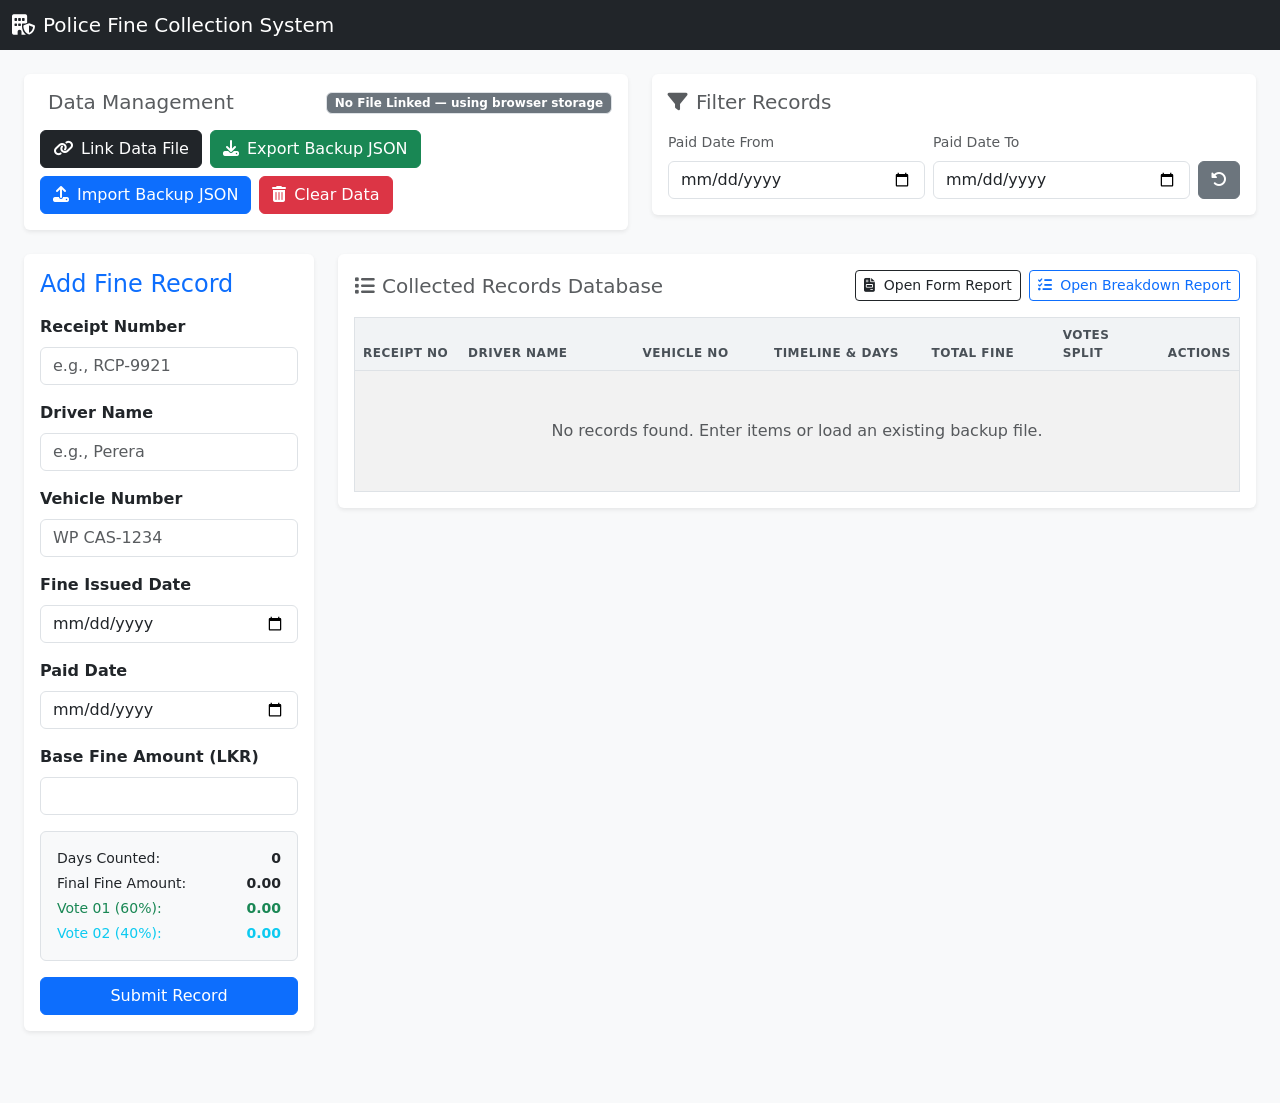
<file: fine/tests/baseline.html>
<!DOCTYPE html>
<html lang="en">
<head>
    <meta charset="UTF-8">
    <meta name="viewport" content="width=device-width, initial-scale=1.0">
    <title>Police Fine Collection System</title>
    <!-- Bootstrap 5.3.3 CSS -->
    <link href="https://cdnjs.cloudflare.com/ajax/libs/bootstrap/5.3.3/css/bootstrap.min.css" rel="stylesheet">
    <!-- Font Awesome Icons -->
    <link href="https://cdnjs.cloudflare.com/ajax/libs/font-awesome/6.5.2/css/all.min.css" rel="stylesheet">
    <style>
        body { background-color: #f8f9fa; }
        .card { border: none; box-shadow: 0 0.125rem 0.25rem rgba(0, 0, 0, 0.075); }
        .table th { background-color: #f1f3f5 !important; color: #495057; font-weight: 600; text-transform: uppercase; font-size: 12px; letter-spacing: 0.5px; }
        .font-mono { font-family: SFMono-Regular, Menlo, Monaco, Consolas, "Liberation Mono", "Courier New", monospace; }
        @media print {
            body * { visibility: hidden; }
            #printReportArea, #printReportArea *, #printBreakdownArea, #printBreakdownArea * { visibility: visible; }
            .modal.show .modal-body { position: absolute; left: 0; top: 0; width: 100%; padding: 0; }
            .no-print { display: none !important; }
        }
        .report-table th, .report-table td {
            border: 1px solid #000 !important;
            padding: 6px;
            font-size: 14px;
        }
    </style>
</head>
<body>

<nav class="navbar navbar-dark bg-dark mb-4">
    <div class="container-fluid">
        <span class="navbar-brand mb-0 h1"><i class="fa-solid fa-building-shield me-2"></i>Police Fine Collection System</span>
    </div>
</nav>

<div class="container-fluid px-4 mb-5">
    
    <!-- File Actions & Filter Row -->
    <div class="row mb-4">
        <div class="col-md-6 mb-3 mb-md-0">
            <div class="card p-3">
                <div class="d-flex justify-content-between align-items-center mb-3">
                    <h5 class="card-title text-muted mb-0"><i class="fa-solid fa-file-json me-2"></i>Data Management</h5>
                    <div>
                        <span id="fileStatus" class="badge bg-secondary text-white border">Checking file link…</span>
                    </div>
                </div>
                <div class="d-flex gap-2 flex-wrap">
                    <button id="linkFileBtn" class="btn btn-dark" onclick="linkDataFile()"><i class="fa-solid fa-link me-2"></i>Link Data File</button>
                    <button id="reconnectBtn" class="btn btn-warning" style="display:none;" onclick="reconnectFile()"><i class="fa-solid fa-plug-circle-exclamation me-2"></i>Reconnect File</button>
                    <button class="btn btn-success" onclick="saveToJsonFile()"><i class="fa-solid fa-download me-2"></i>Export Backup JSON</button>
                    <input type="file" id="importFile" accept=".json" style="display:none" onchange="loadFromJsonFile(event)">
                    <button class="btn btn-primary" onclick="document.getElementById('importFile').click()"><i class="fa-solid fa-upload me-2"></i>Import Backup JSON</button>
                    <button class="btn btn-danger" onclick="clearAllData()"><i class="fa-solid fa-trash-can me-2"></i>Clear Data</button>
                </div>
            </div>
        </div>
        <div class="col-md-6">
            <div class="card p-3">
                <h5 class="card-title text-muted mb-3"><i class="fa-solid fa-filter me-2"></i>Filter Records</h5>
                <div class="row g-2">
                    <div class="col">
                        <label class="form-label small text-muted">Paid Date From</label>
                        <input type="date" id="filterFrom" class="form-control" onchange="renderTable()">
                    </div>
                    <div class="col">
                        <label class="form-label small text-muted">Paid Date To</label>
                        <input type="date" id="filterTo" class="form-control" onchange="renderTable()">
                    </div>
                    <div class="col-auto d-flex align-items-end">
                        <button class="btn btn-secondary" onclick="clearFilter()"><i class="fa-solid fa-rotate-left"></i></button>
                    </div>
                </div>
            </div>
        </div>
    </div>

    <!-- Main Entry Form & Table Grid -->
    <div class="row">
        <!-- Input Form -->
        <div class="col-xl-3 col-lg-4 mb-4">
            <div class="card p-3">
                <h4 id="formTitle" class="mb-3 text-primary">Add Fine Record</h4>
                <form id="fineForm" onsubmit="saveRecord(event)">
                    <input type="hidden" id="recordId">
                    
                    <div class="mb-3">
                        <label class="form-label fw-bold">Receipt Number</label>
                        <input type="text" id="receiptNumber" class="form-control" placeholder="e.g., RCP-9921" required>
                    </div>
                    <div class="mb-3">
                        <label class="form-label fw-bold">Driver Name</label>
                        <input type="text" id="driverName" class="form-control" placeholder="e.g., Perera" required>
                    </div>
                    <div class="mb-3">
                        <label class="form-label fw-bold">Vehicle Number</label>
                        <input type="text" id="vehicleNumber" class="form-control" placeholder="WP CAS-1234" required>
                    </div>
                    <div class="mb-3">
                        <label class="form-label fw-bold">Fine Issued Date</label>
                        <input type="date" id="fineIssuedDate" class="form-control" required onchange="calculateAmounts()">
                    </div>
                    <div class="mb-3">
                        <label class="form-label fw-bold">Paid Date</label>
                        <input type="date" id="paidDate" class="form-control" required onchange="calculateAmounts()">
                    </div>
                    <div class="mb-3">
                        <label class="form-label fw-bold">Base Fine Amount (LKR)</label>
                        <input type="number" id="baseFineAmount" step="0.01" class="form-control" required oninput="calculateAmounts()">
                    </div>

                    <!-- Calculated Fields Readonly Visualization -->
                    <div class="bg-light p-3 rounded mb-3 border">
                        <div class="d-flex justify-content-between small mb-1">
                            <span>Days Counted:</span>
                            <span id="calcDays" class="fw-bold text-dark">0</span>
                        </div>
                        <div class="d-flex justify-content-between small mb-1">
                            <span>Final Fine Amount:</span>
                            <span id="calcFineAmount" class="fw-bold text-dark">0.00</span>
                        </div>
                        <div class="d-flex justify-content-between small mb-1 text-success">
                            <span>Vote 01 (60%):</span>
                            <span id="calcVote1" class="fw-bold">0.00</span>
                        </div>
                        <div class="d-flex justify-content-between small text-info">
                            <span>Vote 02 (40%):</span>
                            <span id="calcVote2" class="fw-bold">0.00</span>
                        </div>
                    </div>

                    <div class="d-flex gap-2">
                        <button type="submit" class="btn btn-primary flex-grow-1" id="saveBtn">Submit Record</button>
                        <button type="button" class="btn btn-light border" onclick="resetForm()" id="cancelBtn" style="display:none;">Cancel</button>
                    </div>
                </form>
            </div>
        </div>

        <!-- Data Presentation List -->
        <div class="col-xl-9 col-lg-8">
            <div class="card p-3 mb-4">
                <div class="d-flex justify-content-between align-items-center mb-3">
                    <h5 class="mb-0 text-muted"><i class="fa-solid fa-list me-2"></i>Collected Records Database</h5>
                    <div class="d-flex gap-2">
                        <button class="btn btn-outline-dark btn-sm" data-bs-toggle="modal" data-bs-target="#reportModal" onclick="prepareReport()"><i class="fa-solid fa-file-invoice me-1"></i> Open Form Report</button>
                        <button class="btn btn-outline-primary btn-sm" data-bs-toggle="modal" data-bs-target="#breakdownModal" onclick="prepareBreakdownReport()"><i class="fa-solid fa-list-check me-1"></i> Open Breakdown Report</button>
                    </div>
                </div>
                <div class="table-responsive">
                    <table class="table table-hover table-striped align-middle border mb-0">
                        <thead>
                            <tr>
                                <th style="width: 12%;">Receipt No</th>
                                <th style="width: 20%;">Driver Name</th>
                                <th style="width: 15%;">Vehicle No</th>
                                <th style="width: 18%;">Timeline & Days</th>
                                <th style="width: 15%;">Total Fine</th>
                                <th style="width: 12%;">Votes Split</th>
                                <th style="width: 8%;" class="text-end">Actions</th>
                            </tr>
                        </thead>
                        <tbody id="recordsTableBody" class="bg-white">
                            <!-- Injected dynamically -->
                        </tbody>
                    </table>
                </div>
            </div>
        </div>
    </div>
</div>

<!-- Report Generation Modal 1: Original Form Report -->
<div class="modal fade" id="reportModal" tabindex="-1" aria-hidden="true">
    <div class="modal-dialog modal-xl">
        <div class="modal-content">
            <div class="modal-header no-print">
                <h5 class="modal-title">Quarterly 40% Fine Report View</h5>
                <button type="button" class="btn-close" data-bs-dismiss="modal" aria-label="Close"></button>
            </div>
            <div class="modal-body">
                <div class="row g-3 mb-4 no-print bg-light p-3 rounded border">
                    <div class="col-md-3">
                        <label class="form-label fw-bold">Select Year</label>
                        <input type="number" id="reportYear" class="form-control" value="2026" onchange="generateReportStructure()">
                    </div>
                    <div class="col-md-3">
                        <label class="form-label fw-bold">Select Quarter</label>
                        <select id="reportQuarter" class="form-control" onchange="generateReportStructure()">
                            <option value="1">1st Quarter (Jan - Mar)</option>
                            <option value="2">2nd Quarter (Apr - Jun)</option>
                            <option value="3" selected>3rd Quarter (Jul - Sep)</option>
                            <option value="4">4th Quarter (Oct - Dec)</option>
                        </select>
                    </div>
                    <div class="col-md-3">
                        <label class="form-label fw-bold">Divisional Secretariat Name</label>
                        <input type="text" id="reportDSInput" class="form-control" value="ගාල්ල" placeholder="e.g., Galle / ගාල්ල" oninput="generateReportStructure()">
                    </div>
                    <div class="col-md-3 d-flex align-items-end">
                        <button class="btn btn-dark w-100" onclick="window.print()"><i class="fa-solid fa-print me-2"></i>Print Report Document</button>
                    </div>
                </div>

                <div id="printReportArea" class="p-4 text-dark bg-white">
                    <div class="text-center mb-4">
                        <h5 class="fw-bold mb-1" style="font-family: Arial, sans-serif;">පොලිස් ත්‍යාග අරමුදල සඳහා බැර කරන 40%ක රථ වාහන දඩ මුදල්</h5>
                        <div>වර්ෂය: <span id="lblYear" class="fw-bold">..........</span>  කාර්තුව: <span id="lblQuarter" class="fw-bold">..........</span></div>
                    </div>

                    <table class="table report-table w-100 mb-4">
                        <thead>
                            <tr class="text-center align-middle">
                                <th rowspan="2" style="width: 7%;">අනු අංකය</th>
                                <th rowspan="2" style="width: 25%;">ප්‍රාදේශීය ලේකම් කාර්යාලයේ නම<br></th>
                                <th colspan="2" id="thMonth1" style="width: 18%;">.......... මාසය</th>
                                <th colspan="2" id="thMonth2" style="width: 18%;">.......... මාසය</th>
                                <th colspan="2" id="thMonth3" style="width: 18%;">.......... මාසя</th>
                                <th colspan="2" style="width: 16%;">මුළු මුදල</th>
                            </tr>
                            <tr class="text-center">
                                <th>රු.</th><th>ශත</th>
                                <th>රු.</th><th>ශත</th>
                                <th>රු.</th><th>ශත</th>
                                <th>රු.</th><th>ශත</th>
                            </tr>
                        </thead>
                        <tbody id="reportRows">
                            <!-- Injected dynamically -->
                        </tbody>
                    </table>

                    <div class="mt-5 pt-3" style="font-size: 14px;">
                        <div>ඉහත දැක්වෙන මාස වලට අදාල රු. <span id="lblTotalText" style="border-bottom: 1px dotted #000; px-2">....................</span> වටිනාකමින් යුත් දිස්ත්‍රික් ලේකම්, ගාල්ල වෙත </div>
                        <div class="mt-2">බැර කරන අංක ........................................ හා ........................................ දිනැති චෙක්පත් මේ සමඟ ඔබ වෙත යොමු කරමි.</div>
                        <div class="text-end mt-5 fw-bold" style="margin-top: 80px !important;">ගණකාධිකාරී</div>
                    </div>
                </div>
            </div>
        </div>
    </div>
</div>

<!-- Report Generation Modal 2: Separate Receipts & Driver Breakdown Report -->
<div class="modal fade" id="breakdownModal" tabindex="-1" aria-hidden="true">
    <div class="modal-dialog modal-xl">
        <div class="modal-content">
            <div class="modal-header no-print">
                <h5 class="modal-title">Receipts & Drivers Breakdown Statement</h5>
                <button type="button" class="btn-close" data-bs-dismiss="modal" aria-label="Close"></button>
            </div>
            <div class="modal-body">
                <div class="row g-3 mb-4 no-print bg-light p-3 rounded border">
                    <div class="col-md-4">
                        <label class="form-label fw-bold">Select Year</label>
                        <input type="number" id="breakdownYear" class="form-control" value="2026" onchange="generateBreakdownStructure()">
                    </div>
                    <div class="col-md-4">
                        <label class="form-label fw-bold">Select Quarter</label>
                        <select id="breakdownQuarter" class="form-control" onchange="generateBreakdownStructure()">
                            <option value="1">1st Quarter (Jan - Mar)</option>
                            <option value="2">2nd Quarter (Apr - Jun)</option>
                            <option value="3" selected>3rd Quarter (Jul - Sep)</option>
                            <option value="4">4th Quarter (Oct - Dec)</option>
                        </select>
                    </div>
                    <div class="col-md-4 d-flex align-items-end">
                        <button class="btn btn-dark w-100" onclick="window.print()"><i class="fa-solid fa-print me-2"></i>Print Breakdown Report</button>
                    </div>
                </div>

                <div id="printBreakdownArea" class="p-4 text-dark bg-white">
                    <div class="text-center mb-4">
                        <h5 class="fw-bold mb-1"></h5>
                        <div>වර්ෂය: <span id="lblBYear" class="fw-bold">..........</span> | කාර්තුව: <span id="lblBQuarter" class="fw-bold">..........</span></div>
                    </div>

                    <table class="table report-table w-100 mb-4">
                        <thead>
                            <tr class="text-center bg-light">
                                <th style="width: 8%;">අනු අංකය</th>
                                <th style="width: 22%;">ලදුපත් අංකය </th>
                                <th style="width: 25%;">රියදුරු නම </th>
                                <th style="width: 25%;">ගෙවූ දිනය </th>
                                <th style="width: 20%;">දඩ මුදල 40% </th>
                            </tr>
                        </thead>
                        <tbody id="breakdownRows">
                            <!-- Injected dynamically -->
                        </tbody>
                    </table>

                    <div class="d-flex justify-content-between mt-4 p-2 bg-light border fw-bold">
                        <span>Grand Total (Vote 2):</span>
                        <span id="lblBreakdownGrandTotal">LKR 0.00</span>
                    </div>
                </div>
            </div>
        </div>
    </div>
</div>

<!-- Bootstrap 5.3.3 JS Bundle -->
<script src="https://cdnjs.cloudflare.com/ajax/libs/bootstrap/5.3.3/js/bootstrap.bundle.min.js"></script>

<script>
    let records = [];
    let fileHandle = null;
    const FSA_SUPPORTED = 'showSaveFilePicker' in window && 'showOpenFilePicker' in window;
    const IDB_NAME = 'PoliceFinesFileDB';
    const IDB_STORE = 'handles';
    const IDB_KEY = 'fineFileHandle';

    // --- Minimal IndexedDB helpers for persisting the FileSystemFileHandle across sessions ---
    function idbGet(key) {
        return new Promise((resolve, reject) => {
            const req = indexedDB.open(IDB_NAME, 1);
            req.onupgradeneeded = () => req.result.createObjectStore(IDB_STORE);
            req.onsuccess = () => {
                const db = req.result;
                const tx = db.transaction(IDB_STORE, 'readonly');
                const getReq = tx.objectStore(IDB_STORE).get(key);
                getReq.onsuccess = () => resolve(getReq.result || null);
                getReq.onerror = () => reject(getReq.error);
            };
            req.onerror = () => reject(req.error);
        });
    }

    function idbSet(key, value) {
        return new Promise((resolve, reject) => {
            const req = indexedDB.open(IDB_NAME, 1);
            req.onupgradeneeded = () => req.result.createObjectStore(IDB_STORE);
            req.onsuccess = () => {
                const db = req.result;
                const tx = db.transaction(IDB_STORE, 'readwrite');
                tx.objectStore(IDB_STORE).put(value, key);
                tx.oncomplete = () => resolve();
                tx.onerror = () => reject(tx.error);
            };
            req.onerror = () => reject(req.error);
        });
    }

    document.addEventListener('DOMContentLoaded', async () => {
        const stored = localStorage.getItem('police_fines_data');
        if (stored) {
            try { records = JSON.parse(stored); } catch (e) { records = []; }
        }

        if (FSA_SUPPORTED) {
            try {
                const savedHandle = await idbGet(IDB_KEY);
                if (savedHandle) {
                    fileHandle = savedHandle;
                    const perm = await fileHandle.queryPermission({ mode: 'readwrite' });
                    if (perm === 'granted') {
                        await loadRecordsFromHandle(fileHandle);
                        updateFileStatus();
                    } else {
                        // Browsers require a user gesture to re-request permission after reload
                        updateFileStatus(true);
                    }
                } else {
                    updateFileStatus();
                }
            } catch (err) {
                console.warn('No previously linked data file found.', err);
                updateFileStatus();
            }
        } else {
            updateFileStatus();
        }

        renderTable();
    });

    // --- Unified Data-Layer persistence: writes straight to the linked JSON file, no downloads ---
    async function saveToStorage() {
        localStorage.setItem('police_fines_data', JSON.stringify(records));
        if (fileHandle) {
            const ok = await writeToLinkedFile();
            if (!ok) { updateFileStatus(true); }
        }
    }

    async function writeToLinkedFile() {
        if (!fileHandle) return false;
        try {
            let perm = await fileHandle.queryPermission({ mode: 'readwrite' });
            if (perm !== 'granted') {
                perm = await fileHandle.requestPermission({ mode: 'readwrite' });
                if (perm !== 'granted') return false;
            }
            const writable = await fileHandle.createWritable();
            await writable.write(JSON.stringify(records, null, 4));
            await writable.close();
            return true;
        } catch (err) {
            console.error('Failed to write to linked file:', err);
            return false;
        }
    }

    async function loadRecordsFromHandle(handle) {
        try {
            const file = await handle.getFile();
            const text = await file.text();
            if (text && text.trim()) {
                const parsed = JSON.parse(text);
                if (Array.isArray(parsed)) {
                    records = parsed;
                    localStorage.setItem('police_fines_data', JSON.stringify(records));
                }
            }
        } catch (err) {
            console.error('Failed to read linked file:', err);
        }
    }

    // --- Link the working JSON file: pick or create it once, then every save writes directly to it ---
    async function linkDataFile() {
        if (!FSA_SUPPORTED) {
            alert("Direct file linking isn't supported in this browser. Please use Chrome or Edge, or continue with Export/Import Backup JSON.");
            return;
        }
        try {
            const handle = await window.showSaveFilePicker({
                suggestedName: 'fine_records.json',
                types: [{ description: 'JSON File', accept: { 'application/json': ['.json'] } }]
            });

            let existingText = '';
            try { existingText = await (await handle.getFile()).text(); } catch (e) { /* new/empty file */ }

            fileHandle = handle;
            await idbSet(IDB_KEY, handle);

            if (existingText && existingText.trim()) {
                try {
                    const parsed = JSON.parse(existingText);
                    if (Array.isArray(parsed) && parsed.length > 0) {
                        const loadExisting = confirm("This file already contains records.\n\nPress OK to load them into the app, or Cancel to overwrite the file with the app's current data.");
                        if (loadExisting) {
                            records = parsed;
                            localStorage.setItem('police_fines_data', JSON.stringify(records));
                        } else {
                            await writeToLinkedFile();
                        }
                    } else {
                        await writeToLinkedFile();
                    }
                } catch (e) {
                    await writeToLinkedFile();
                }
            } else {
                await writeToLinkedFile();
            }

            updateFileStatus();
            renderTable();
        } catch (err) {
            if (err.name !== 'AbortError') {
                console.error(err);
                alert('Failed to link the data file.');
            }
        }
    }

    // --- Re-grant write permission after a browser reload (requires a user click) ---
    async function reconnectFile() {
        if (!fileHandle) return;
        try {
            const perm = await fileHandle.requestPermission({ mode: 'readwrite' });
            if (perm === 'granted') {
                await loadRecordsFromHandle(fileHandle);
                renderTable();
                updateFileStatus();
            } else {
                alert('Permission was not granted. Please use "Link Data File" to reselect the file.');
            }
        } catch (err) {
            console.error(err);
            alert('Could not reconnect. Please use "Link Data File" to reselect the file.');
        }
    }

    function updateFileStatus(needsReconnect = false) {
        const badge = document.getElementById('fileStatus');
        const reconnectBtn = document.getElementById('reconnectBtn');

        if (!FSA_SUPPORTED) {
            badge.className = 'badge bg-secondary text-white border';
            badge.innerText = 'Browser Storage Only — use Export/Import Backup JSON';
            reconnectBtn.style.display = 'none';
            return;
        }

        if (fileHandle && needsReconnect) {
            badge.className = 'badge bg-warning text-dark border';
            badge.innerText = `File Linked (${fileHandle.name}) — Reconnect Required`;
            reconnectBtn.style.display = 'inline-block';
        } else if (fileHandle) {
            badge.className = 'badge bg-success text-white border';
            badge.innerText = `Linked: ${fileHandle.name}`;
            reconnectBtn.style.display = 'none';
        } else {
            badge.className = 'badge bg-secondary text-white border';
            badge.innerText = 'No File Linked — using browser storage';
            reconnectBtn.style.display = 'none';
        }
    }

    // --- Manual, on-demand backup download (does NOT run automatically on every CRUD action) ---
    function saveToJsonFile() {
        if (records.length === 0) { alert('No records to export yet.'); return; }
        try {
            const today = new Date();
            const formattedDate = `${today.getFullYear()}-${String(today.getMonth() + 1).padStart(2, '0')}-${String(today.getDate()).padStart(2, '0')}`;
            const filename = `fine_records_backup_${formattedDate}.json`;

            const dataStr = "data:text/json;charset=utf-8," + encodeURIComponent(JSON.stringify(records, null, 4));
            const downloadAnchor = document.createElement('a');
            downloadAnchor.setAttribute("href", dataStr);
            downloadAnchor.setAttribute("download", filename);

            document.body.appendChild(downloadAnchor);
            downloadAnchor.click();
            downloadAnchor.remove();
        } catch (err) {
            console.error(err);
            alert("Failed to export backup JSON.");
        }
    }

    // --- UNIVERSAL CROSS-BROWSER FILE LOAD ENGINE ---
    function loadFromJsonFile(event) {
        const file = event.target.files[0];
        if (!file) return;

        const fileReader = new FileReader();
        fileReader.onload = function(e) {
            try {
                const parsedData = JSON.parse(e.target.result);
                if (Array.isArray(parsedData)) {
                    records = parsedData.map(item => ({
                        id: item.id || Date.now() + Math.random(),
                        receiptNumber: item.receiptNumber || "",
                        driverName: item.driverName || "Unknown",
                        vehicleNumber: item.vehicleNumber || "",
                        fineIssuedDate: item.fineIssuedDate || "",
                        paidDate: item.paidDate || "",
                        baseFineAmount: item.baseFineAmount || 0,
                        fineAmount: item.fineAmount || 0,
                        vote1Amount: item.vote1Amount || 0,
                        vote2Amount: item.vote2Amount || 0
                    }));

                    saveToStorage(); // Persists to localStorage and writes straight to the linked file, if any
                    renderTable();
                    event.target.value = '';
                    alert("Database file parsed and synced seamlessly!");
                } else {
                    alert("Invalid JSON data format.");
                }
            } catch (err) {
                console.error(err);
                alert("Error reading file.");
            }
        };
        fileReader.readAsText(file);
    }

    function calculateAmounts() {
        const issuedDateVal = document.getElementById('fineIssuedDate').value;
        const paidDateVal = document.getElementById('paidDate').value;
        let baseAmount = parseFloat(document.getElementById('baseFineAmount').value) || 0;

        if (issuedDateVal && paidDateVal && baseAmount > 0) {
            const issued = new Date(issuedDateVal);
            const paid = new Date(paidDateVal);
            const diffTime = paid - issued;
            const diffDays = Math.ceil(diffTime / (1000 * 60 * 60 * 24)) + 1;

            let finalFine = baseAmount;
            if (diffDays > 14) { finalFine = baseAmount * 2; }

            const vote1 = finalFine * 0.60;
            const vote2 = finalFine * 0.40;

            document.getElementById('calcDays').innerText = diffDays >= 1 ? diffDays : 0;
            document.getElementById('calcFineAmount').innerText = finalFine.toFixed(2);
            document.getElementById('calcVote1').innerText = vote1.toFixed(2);
            document.getElementById('calcVote2').innerText = vote2.toFixed(2);

            return { finalFine, vote1, vote2, diffDays };
        }
        return { finalFine: 0, vote1: 0, vote2: 0, diffDays: 0 };
    }

    function saveRecord(e) {
        e.preventDefault();
        const calcs = calculateAmounts();
        const recordId = document.getElementById('recordId').value;
        const recordData = {
            id: recordId ? parseInt(recordId) : Date.now(),
            receiptNumber: document.getElementById('receiptNumber').value.trim(),
            driverName: document.getElementById('driverName').value.trim(),
            vehicleNumber: document.getElementById('vehicleNumber').value.trim(),
            fineIssuedDate: document.getElementById('fineIssuedDate').value,
            paidDate: document.getElementById('paidDate').value,
            baseFineAmount: parseFloat(document.getElementById('baseFineAmount').value),
            fineAmount: calcs.finalFine,
            vote1Amount: calcs.vote1,
            vote2Amount: calcs.vote2
        };

        if (recordId) {
            const idx = records.findIndex(r => r.id === parseInt(recordId));
            if (idx !== -1) records[idx] = recordData;
        } else {
            records.push(recordData);
        }

        saveToStorage();
        resetForm();
        renderTable();
    }

    function editRecord(id) {
        const item = records.find(r => r.id === id);
        if (!item) return;

        document.getElementById('recordId').value = item.id;
        document.getElementById('receiptNumber').value = item.receiptNumber || '';
        document.getElementById('driverName').value = item.driverName;
        document.getElementById('vehicleNumber').value = item.vehicleNumber;
        document.getElementById('fineIssuedDate').value = item.fineIssuedDate;
        document.getElementById('paidDate').value = item.paidDate;
        document.getElementById('baseFineAmount').value = item.baseFineAmount;

        calculateAmounts();

        document.getElementById('formTitle').innerText = "Edit Fine Record";
        document.getElementById('saveBtn').innerText = "Update Record";
        document.getElementById('cancelBtn').style.display = "inline-block";
    }

    function deleteRecord(id) {
        if (confirm("Are you sure you want to delete this fine record entry?")) {
            records = records.filter(r => r.id !== id);
            saveToStorage();
            renderTable();
        }
    }

    function resetForm() {
        document.getElementById('fineForm').reset();
        document.getElementById('recordId').value = "";
        document.getElementById('calcDays').innerText = "0";
        document.getElementById('calcFineAmount').innerText = "0.00";
        document.getElementById('calcVote1').innerText = "0.00";
        document.getElementById('calcVote2').innerText = "0.00";

        document.getElementById('formTitle').innerText = "Add Fine Record";
        document.getElementById('saveBtn').innerText = "Submit Record";
        document.getElementById('cancelBtn').style.display = "none";
    }

    function renderTable() {
        const fromDate = document.getElementById('filterFrom').value;
        const toDate = document.getElementById('filterTo').value;
        const tbody = document.getElementById('recordsTableBody');
        tbody.innerHTML = "";

        let filtered = records;
        if (fromDate) { filtered = filtered.filter(r => r.paidDate >= fromDate); }
        if (toDate) { filtered = filtered.filter(r => r.paidDate <= toDate); }

        if (filtered.length === 0) {
            tbody.innerHTML = `<tr><td colspan="7" class="text-center text-muted py-5 fw-light">No records found. Enter items or load an existing backup file.</td></tr>`;
            return;
        }

        filtered.forEach(r => {
            const issued = new Date(r.fineIssuedDate);
            const paid = new Date(r.paidDate);
            const diffTime = paid - issued;
            const diffDays = Math.ceil(diffTime / (1000 * 60 * 60 * 24)) + 1;
            const dayBadgeClass = diffDays > 14 ? "bg-danger" : "bg-dark";

            const tr = document.createElement('tr');
            tr.innerHTML = `
                <td><span class="font-mono bg-light text-secondary border px-2 py-1 rounded small fw-bold">${escapeHtml(r.receiptNumber || 'N/A')}</span></td>
                <td><div class="fw-bold text-dark">${escapeHtml(r.driverName)}</div></td>
                <td><span class="badge bg-secondary font-mono px-2 py-1">${escapeHtml(r.vehicleNumber)}</span></td>
                <td>
                    <div class="small mb-1"><span class="text-muted">Issued:</span> <strong class="font-mono text-secondary">${r.fineIssuedDate}</strong></div>
                    <div class="small mb-1"><span class="text-muted">Paid:</span> <strong class="font-mono text-secondary">${r.paidDate}</strong></div>
                    <div><span class="badge ${dayBadgeClass} font-mono">${diffDays >= 1 ? diffDays : 0} Days Counted</span></div>
                </td>
                <td>
                    <div class="fw-bold text-primary fs-6">LKR ${r.fineAmount.toFixed(2)}</div>
                    <div class="text-muted small" style="font-size:11px;">Base: LKR ${r.baseFineAmount.toFixed(2)}</div>
                </td>
                <td>
                    <div class="mb-1"><span class="badge bg-success-subtle text-success border border-success-subtle font-mono">V1 (60%): ${r.vote1Amount.toFixed(2)}</span></div>
                    <div><span class="badge bg-info-subtle text-info border border-info-subtle font-mono">V2 (40%): ${r.vote2Amount.toFixed(2)}</span></div>
                </td>
                <td class="text-end text-nowrap">
                    <button class="btn btn-sm btn-outline-primary me-1" onclick="editRecord(${r.id})" title="Edit"><i class="fa-solid fa-pen"></i></button>
                    <button class="btn btn-sm btn-outline-danger" onclick="deleteRecord(${r.id})" title="Delete"><i class="fa-solid fa-trash"></i></button>
                </td>
            `;
            tbody.appendChild(tr);
        });
    }

    function clearFilter() {
        document.getElementById('filterFrom').value = "";
        document.getElementById('filterTo').value = "";
        renderTable();
    }

    function clearAllData() {
        if (confirm("Are you absolutely certain you want to wipe local data?")) {
            records = [];
            saveToStorage();
            renderTable();
        }
    }

    const quarterMonthMaps = {
        1: ["ජනවාරි", "පෙබරවාරි", "මාර්තු"],
        2: ["අප්‍රේල්", "මැයි", "ජූනි"],
        3: ["ජූලි", "අගෝස්තු", "සැප්තැම්බර්"],
        4: ["ඔක්තෝබර්", "නොවැම්බර්", "දෙසැම්බර්"]
    };

    function prepareReport() { generateReportStructure(); }
    function prepareBreakdownReport() { generateBreakdownStructure(); }

    function generateReportStructure() {
        const targetYear = parseInt(document.getElementById('reportYear').value) || 2026;
        const targetQuarter = parseInt(document.getElementById('reportQuarter').value) || 3;
        const dsNameValue = document.getElementById('reportDSInput').value.trim() || "....................";
        const months = quarterMonthMaps[targetQuarter];
        
        document.getElementById('lblYear').innerText = targetYear;
        document.getElementById('lblQuarter').innerText = targetQuarter;
        document.getElementById('thMonth1').innerText = `${months[0]} මාසය`;
        document.getElementById('thMonth2').innerText = `${months[1]} මාසය`;
        document.getElementById('thMonth3').innerText = `${months[2]} මාසය`;

        const startMonthIdx = (targetQuarter - 1) * 3; 
        let totalM1 = 0, totalM2 = 0, totalM3 = 0;

        records.forEach(r => {
            const pDate = new Date(r.paidDate);
            if (pDate.getFullYear() === targetYear) {
                const m = pDate.getMonth(); 
                if (m >= startMonthIdx && m < startMonthIdx + 3) {
                    const relativeMonthOffset = m - startMonthIdx; 
                    if (relativeMonthOffset === 0) totalM1 += r.vote2Amount;
                    if (relativeMonthOffset === 1) totalM2 += r.vote2Amount;
                    if (relativeMonthOffset === 2) totalM3 += r.vote2Amount;
                }
            }
        });

        const reportRowsContainer = document.getElementById('reportRows');
        reportRowsContainer.innerHTML = "";
        const grandTotal = totalM1 + totalM2 + totalM3;

        const splitM1 = splitRupeeCents(totalM1);
        const splitM2 = splitRupeeCents(totalM2);
        const splitM3 = splitRupeeCents(totalM3);
        const splitTotal = splitRupeeCents(grandTotal);

        const dataTr = document.createElement('tr');
        dataTr.innerHTML = `
            <td class="text-center">1</td>
            <td class="fw-bold">${escapeHtml(dsNameValue)}</td>
            <td class="text-end">${splitM1.r}</td><td class="text-center text-muted small">${splitM1.c}</td>
            <td class="text-end">${splitM2.r}</td><td class="text-center text-muted small">${splitM2.c}</td>
            <td class="text-end">${splitM3.r}</td><td class="text-center text-muted small">${splitM3.c}</td>
            <td class="text-end fw-bold">${splitTotal.r}</td><td class="text-center fw-bold small">${splitTotal.c}</td>
        `;
        reportRowsContainer.appendChild(dataTr);

        const totalTr = document.createElement('tr');
        totalTr.className = "fw-bold table-secondary";
        totalTr.innerHTML = `
            <td colspan="2" class="text-center">මුළු එකතුව </td>
            <td class="text-end">${splitM1.r}</td><td class="text-center small">${splitM1.c}</td>
            <td class="text-end">${splitM2.r}</td><td class="text-center small">${splitM2.c}</td>
            <td class="text-end">${splitM3.r}</td><td class="text-center small">${splitM3.c}</td>
            <td class="text-end">${splitTotal.r}</td><td class="text-center small">${splitTotal.c}</td>
        `;
        reportRowsContainer.appendChild(totalTr);
        document.getElementById('lblTotalText').innerText = ` ${grandTotal.toLocaleString('en-US', {minimumFractionDigits: 2, maximumFractionDigits: 2})} /= `;
    }

    function generateBreakdownStructure() {
        const targetYear = parseInt(document.getElementById('breakdownYear').value) || 2026;
        const targetQuarter = parseInt(document.getElementById('breakdownQuarter').value) || 3;
        
        document.getElementById('lblBYear').innerText = targetYear;
        document.getElementById('lblBQuarter').innerText = targetQuarter;

        const breakdownRows = document.getElementById('breakdownRows');
        breakdownRows.innerHTML = "";

        const startMonthIdx = (targetQuarter - 1) * 3;
        let runningVote2Total = 0;
        let counter = 0;

        records.forEach(r => {
            const pDate = new Date(r.paidDate);
            if (pDate.getFullYear() === targetYear) {
                const m = pDate.getMonth();
                if (m >= startMonthIdx && m < startMonthIdx + 3) {
                    counter++;
                    runningVote2Total += r.vote2Amount;

                    const row = document.createElement('tr');
                    row.innerHTML = `
                        <td class="text-center">${counter}</td>
                        <td class="font-mono fw-bold">${escapeHtml(r.receiptNumber || 'N/A')}</td>
                        <td>${escapeHtml(r.driverName)}</td>
                        <td class="font-mono">${r.paidDate}</td>
                        <td class="text-end font-mono">LKR ${r.vote2Amount.toFixed(2)}</td>
                    `;
                    breakdownRows.appendChild(row);
                }
            }
        });

        if (counter === 0) {
            breakdownRows.innerHTML = `<tr><td colspan="5" class="text-center text-muted py-3">No matching records logged for this target criteria.</td></tr>`;
        }

        document.getElementById('lblBreakdownGrandTotal').innerText = `LKR ${runningVote2Total.toLocaleString('en-US', {minimumFractionDigits: 2, maximumFractionDigits: 2})}`;
    }

    function splitRupeeCents(amount) {
        if (!amount || amount === 0) return { r: "0", c: "00" };
        const parts = amount.toFixed(2).split(".");
        return { r: parseInt(parts[0]).toLocaleString('en-US'), c: parts[1] };
    }

    function escapeHtml(str) {
        return str.replace(/&/g, "&amp;").replace(/</g, "&lt;").replace(/>/g, "&gt;").replace(/"/g, "&quot;").replace(/'/g, "&#039;");
    }
</script>
</body>
</html>
</file>
<file: fine/assets/styles.css>
body { background-color: #f8f9fa; }
        .card { border: none; box-shadow: 0 0.125rem 0.25rem rgba(0, 0, 0, 0.075); }
        .table th { background-color: #f1f3f5 !important; color: #495057; font-weight: 600; text-transform: uppercase; font-size: 12px; letter-spacing: 0.5px; }
        .font-mono { font-family: SFMono-Regular, Menlo, Monaco, Consolas, "Liberation Mono", "Courier New", monospace; }
        @media print {
            body * { visibility: hidden; }
            #printReportArea, #printReportArea *, #printBreakdownArea, #printBreakdownArea * { visibility: visible; }
            .modal.show .modal-body { position: absolute; left: 0; top: 0; width: 100%; padding: 0; }
            .no-print { display: none !important; }
        }
        .report-table th, .report-table td {
            border: 1px solid #000 !important;
            padding: 6px;
            font-size: 14px;
        }

/* Shared presentation; no change to entry order or report contents. */
:root { --app-ink: #233349; --app-accent: #245bb2; }
body { color: var(--app-ink); line-height: 1.5; }
.navbar { padding-block: 1rem; }
.card { border: 1px solid #e1e6ed; border-radius: .75rem; box-shadow: 0 3px 14px #23334908; }
.card-title, #formTitle { letter-spacing: -.015em; }
.form-label { margin-bottom: .35rem; }
.form-control { min-height: 42px; border-color: #bdc7d3; }
.btn { min-height: 40px; border-radius: .4rem; }
.btn-sm { min-height: 34px; }
.btn:focus-visible, .form-control:focus-visible { outline: 3px solid #255db5; outline-offset: 3px; }
.table > :not(caption) > * > * { padding: .85rem .65rem; }
.table th { white-space: nowrap; }
#recordsTableBody td:nth-child(5), #recordsTableBody td:nth-child(6) { text-align: right; font-variant-numeric: tabular-nums; }
#recordsTableBody td:nth-child(2) { overflow-wrap: anywhere; }
#fileStatus { white-space: normal; text-align: left; line-height: 1.5; }
.card > .d-flex { flex-wrap: wrap; gap: .75rem; }
.card > .d-flex > .d-flex { flex-wrap: wrap; }
@media (max-width: 575px) {
 .container-fluid.px-4 { padding-inline: 1rem !important; }
 .navbar-brand { white-space: normal; font-size: 1.1rem; }
 .modal-body { padding: .75rem; }
 #printReportArea, #printBreakdownArea { overflow-x: auto; }
}
@media print {
 @page { size: A4 landscape; margin: 12mm; }
 body > :not(.modal.show) { display: none !important; }
 body, .modal.show { position: static !important; overflow: visible !important; height: auto !important; }
 .modal.show .modal-dialog { max-width: none; margin: 0; transform: none !important; }
 .modal.show .modal-content { border: 0; box-shadow: none; }
 .modal.show .modal-body { position: static; overflow: visible; }
 #printReportArea, #printBreakdownArea { padding: 0 !important; overflow: visible; }
 .report-table thead { display: table-header-group; }
 .report-table tr { break-inside: avoid; }
 .report-table th, .report-table td { padding: 6px; white-space: normal; }
}

/* Collection workspace visual system */
@media screen {
 :root { --app-ink: #203348; --app-accent: #087f79; }
 body { background: #f3f6f8; font-family: "Segoe UI", Arial, sans-serif; font-size: 14px; color: var(--app-ink); }
 .app-nav { background: #142b40 !important; width: 100%; margin: 0 0 22px; padding: 5px 24px; border-bottom: 2px solid #168e88; border-radius: 0; }
 .app-nav > .container-fluid { max-width: 1680px; margin: auto; padding: 0; }
 .navbar-brand { display: flex; align-items: center; gap: 12px; font-size: 17px; font-weight: 650; letter-spacing: -.3px; }
 .brand-mark { display: grid; place-items: center; width: 30px; height: 30px; background: #ffffff12; border: 1px solid #ffffff25; border-radius: 12px; color: #82ddd1; font-size: 21px; }
 .brand-subtitle { display: block; margin-top: 4px; color: #a5bdcf; font-size: 9px; font-weight: 600; letter-spacing: 2px; }
 .nav-label { color: #bfd0dd; font-size: 12px; }
 .app-shell { max-width: 1728px; margin: 0 auto; padding-inline: 32px !important; }
 .eyebrow, .section-kicker { font-size: 10px; font-weight: 700; letter-spacing: 1.6px; color: #637b8c; }
 .eyebrow { margin-bottom: 8px; }
 h1 { font-size: clamp(27px, 3vw, 34px); letter-spacing: -1px; font-weight: 700; margin-bottom: 6px; }
 .page-description { color: #637587; margin: 0; font-size: 14px; }
 .workspace-tag { display: flex; gap: 9px; align-items: center; background: #e6f2ef; border: 1px solid #cee6df; color: #267166; padding: 9px 13px; border-radius: 24px; font-size: 12px; white-space: nowrap; }
 .card { border: 1px solid #dde5eb; border-radius: 12px; box-shadow: 0 3px 8px #23334903; }
 .card.p-3 { padding: 22px !important; }
 .tools-grid { --bs-gutter-x: 20px; }
 .tools-grid .card { height: 100%; }
 .tools-grid h5 { font-size: 14px; font-weight: 650; color: #30465b !important; }
 .tools-grid h5 i { color: #79919f; }
 .tools-grid .btn { font-size: 12px; }
 .tools-grid .form-control { min-height: 39px; }
 #fileStatus { border: 0 !important; padding: 4px 7px; font-size: 10px; font-weight: 500; }
 #fileStatus.bg-secondary { background: #edf2f5 !important; color: #546b7a !important; }
 #fileStatus.bg-success { background: #e0f4ec !important; color: #196951 !important; }
 .btn { font-size: 13px; font-weight: 600; padding: 9px 13px; border-radius: 7px; transition: background-color .15s, box-shadow .15s; }
 .btn-primary { --bs-btn-bg: #087f79; --bs-btn-border-color: #087f79; --bs-btn-hover-bg: #066862; --bs-btn-hover-border-color: #066862; --bs-btn-active-bg: #055c57; --bs-btn-active-border-color: #055c57; }
 .btn-dark { --bs-btn-bg: #233d53; --bs-btn-border-color: #233d53; }
 .btn-outline-secondary, .btn-outline-dark, .btn-outline-primary { --bs-btn-color: #3e586c; --bs-btn-border-color: #d6e0e7; --bs-btn-hover-bg: #edf4f6; --bs-btn-hover-color: #183f4e; --bs-btn-hover-border-color: #adc7d0; }
 .btn-outline-danger { --bs-btn-border-color: #f0d5d6; --bs-btn-color: #af434c; }
 .workspace-grid { --bs-gutter-x: 22px; }
 .entry-column > .card { border-top: 3px solid #087f79; }
 .step-mark { display: inline-grid; place-items: center; width: 25px; height: 25px; margin-right: 6px; background: #e6f4f1; color: #08746e; border-radius: 6px; letter-spacing: 0; }
 #formTitle { font-size: 21px; font-weight: 700; color: #203348 !important; margin: 13px 0 5px !important; letter-spacing: -.5px; }
 .entry-description { font-size: 12px; color: #748492; margin-bottom: 23px; }
 .form-label { font-size: 12px; color: #40566b; font-weight: 600 !important; margin-bottom: 7px; }
 .form-control { border-color: #d7e1e8; border-radius: 7px; background-color: #fcfdfe; font-size: 13px; padding: 10px 12px; min-height: 42px; color: #243b50; }
 .form-control::placeholder { color: #94a1ae; }
 .form-control:focus { border-color: #27958d; box-shadow: 0 0 0 3px #087f7914; background: white; }
 .calculation-panel { margin-top: 23px; background: #f0f7f6 !important; border-color: #dbece7 !important; border-radius: 9px !important; }
 .calculation-panel > div { padding: 4px 0; color: #4b6970 !important; font-size: 12px; }
 .calculation-panel > div:nth-child(2) { padding: 8px 0 12px; margin-bottom: 8px !important; border-bottom: 1px solid #d8e7e3; align-items: center; }
 #calcFineAmount { font-size: 23px; letter-spacing: -.5px; color: #10675e !important; }
 .calculation-panel .fw-bold { font-variant-numeric: tabular-nums; }
 #saveBtn { min-height: 45px; }
 .records-card { min-height: 460px; }
 .records-card > .d-flex { padding-bottom: 18px; margin-bottom: 0 !important; gap: 16px; }
 .records-card h5 { margin-top: 7px; font-size: 20px; font-weight: 700; color: #203348 !important; letter-spacing: -.4px; }
 .records-card .btn-sm { font-size: 11px; min-height: 35px; padding: 7px 10px; }
 .records-card .table-responsive { border: 1px solid #e4ebf0; border-radius: 8px; }
 .records-card table { border: none !important; --bs-table-striped-bg: #fafcfd; --bs-table-hover-bg: #f0f7f6; }
 .records-card .table th { background: #f5f8fa !important; color: #6a7c8d; font-size: 10px; letter-spacing: .7px; padding: 14px 10px; border-bottom: 1px solid #e0e8ef; }
 .records-card .table td { padding: 17px 10px; font-size: 12px; border-color: #edf1f5; }
 .records-card .table td[colspan] { height: 250px; font-size: 13px; background: white; color: #7b8b99 !important; }
 .records-card .text-primary { color: #176a64 !important; }
 .records-card .badge { font-weight: 500; font-size: 10px; border-radius: 5px; }
 .records-card .bg-secondary { background: #eaf0f4 !important; color: #4c6274 !important; }
 .records-card .bg-dark { background: #e9f2ef !important; color: #397065 !important; }
 .modal-content { border: 0; border-radius: 14px; box-shadow: 0 20px 80px #102b4033; }
 .modal-header { padding: 19px 24px; background: #f5f8fa; border-bottom-color: #e1e8ee; }
 .modal-title { font-size: 17px; font-weight: 650; }
 .modal-body { padding: 24px; }
 @media (min-width: 1200px) {
  .entry-column { width: 340px; }
  .records-column { width: calc(100% - 340px); }
  .tools-grid > .data-column { width: 60%; }
  .tools-grid > :last-child { width: 40%; }
 }
 @media (max-width: 767px) {
  .app-nav { width: 100%; margin: 0 0 18px; padding: 4px 16px; }
  .nav-label, .workspace-tag { display: none; }
  .app-shell { padding-inline: 16px !important; }
  .page-description { font-size: 13px; max-width: 300px; }
  .card.p-3 { padding: 18px !important; }
  .records-card > .d-flex { align-items: flex-start !important; }
  .records-card .table { min-width: 780px; }
  .navbar-brand { font-size: 15px; }
 }
}
</file>
